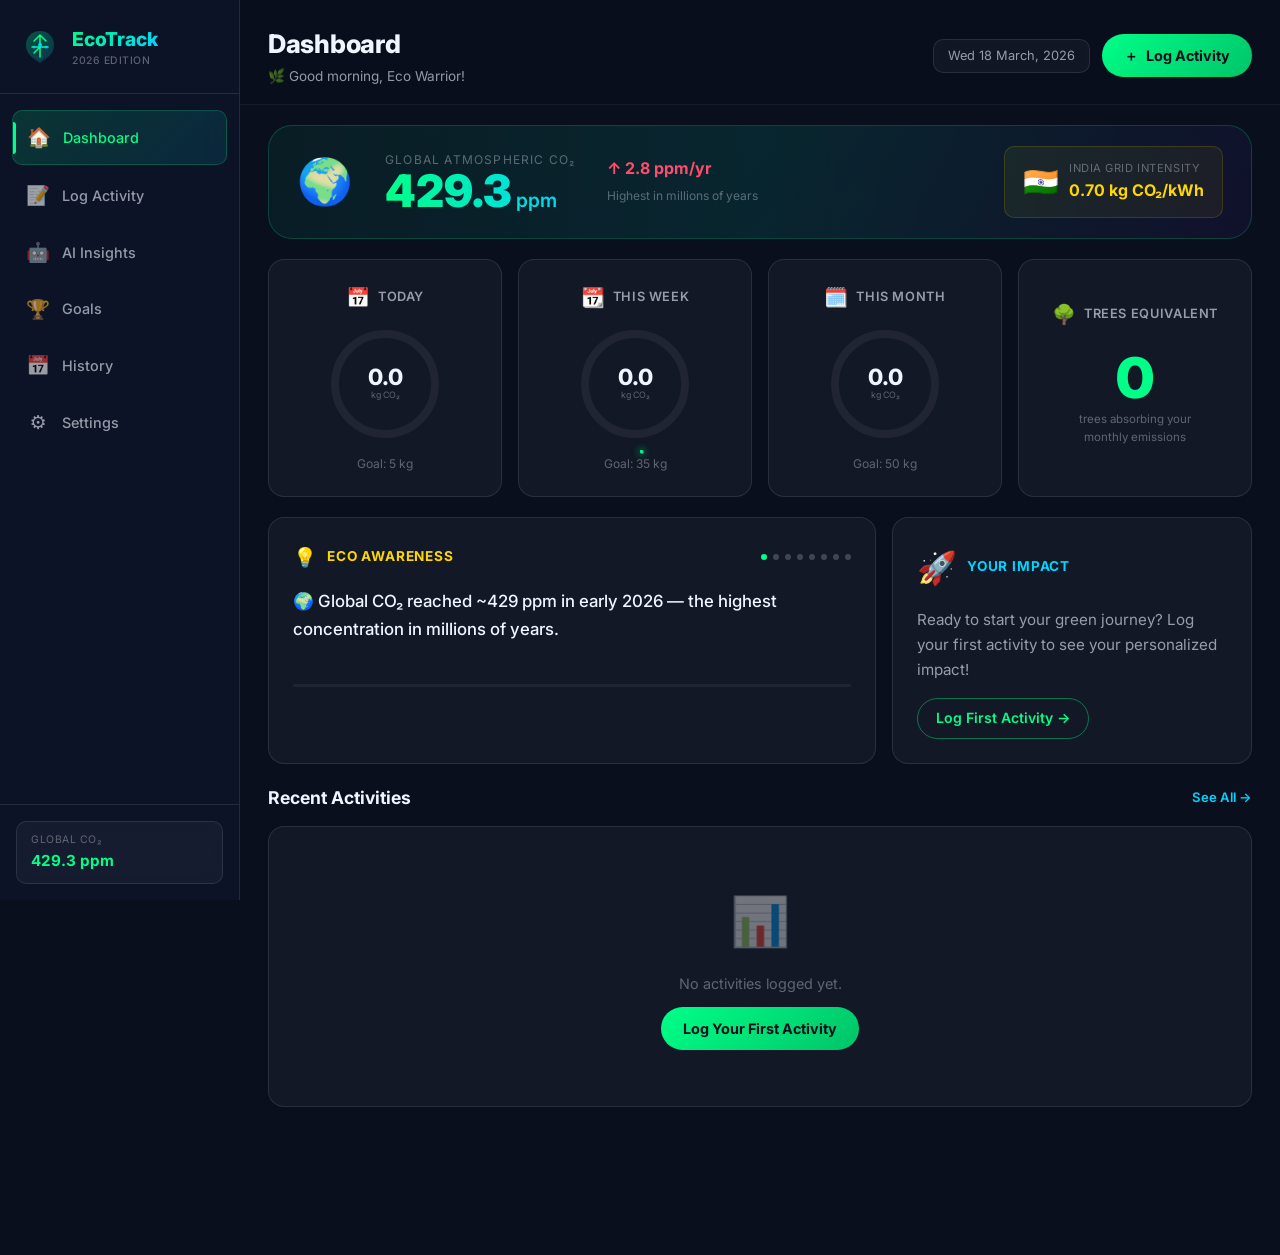
<file: index.html>
<!DOCTYPE html>
<html lang="en">
<head>
  <meta charset="UTF-8" />
  <meta name="viewport" content="width=device-width, initial-scale=1.0" />
  <title>EcoTrack — Carbon Footprint Tracker</title>
  <meta name="description" content="Log daily activities, estimate carbon emissions, and get AI-powered eco tips with EcoTrack." />
  <link rel="preconnect" href="https://fonts.googleapis.com" />
  <link rel="preconnect" href="https://fonts.gstatic.com" crossorigin />
  <link href="https://fonts.googleapis.com/css2?family=Inter:wght@300;400;500;600;700;800;900&display=swap" rel="stylesheet" />
  <link rel="stylesheet" href="css/style.css" />
  <link rel="icon" href="data:image/svg+xml,<svg xmlns='http://www.w3.org/2000/svg' viewBox='0 0 100 100'><text y='.9em' font-size='90'>🌿</text></svg>" />
</head>
<body>
  <div id="particles-container"></div>

  <!-- Sidebar (Desktop) -->
  <nav class="sidebar" id="sidebar">
    <div class="sidebar-logo">
      <div class="logo-icon">
        <svg width="40" height="40" viewBox="0 0 40 40" fill="none" xmlns="http://www.w3.org/2000/svg">
          <path d="M20 4C12 4 6 10 6 18c0 5 2.5 9.5 6.5 12.5L20 36l7.5-5.5C31.5 27.5 34 23 34 18c0-8-6-14-14-14z" fill="url(#leafGrad)" opacity="0.9"/>
          <path d="M20 8v22M14 14l6-6M26 14l-6-6M12 20h16M14 26l6-6" stroke="#00ff88" stroke-width="1.5" stroke-linecap="round"/>
          <circle cx="20" cy="18" r="2" fill="#00d4ff"/>
          <circle cx="14" cy="20" r="1.5" fill="#00d4ff" opacity="0.7"/>
          <circle cx="26" cy="20" r="1.5" fill="#00d4ff" opacity="0.7"/>
          <defs>
            <linearGradient id="leafGrad" x1="6" y1="4" x2="34" y2="36" gradientUnits="userSpaceOnUse">
              <stop offset="0%" stop-color="#00ff88" stop-opacity="0.3"/>
              <stop offset="100%" stop-color="#00d4ff" stop-opacity="0.2"/>
            </linearGradient>
          </defs>
        </svg>
      </div>
      <div class="logo-text">
        <span class="logo-name">EcoTrack</span>
        <span class="logo-tag">2026 Edition</span>
      </div>
    </div>

    <ul class="sidebar-nav">
      <li><a href="index.html" class="nav-item active" id="nav-dashboard">
        <span class="nav-icon">🏠</span><span class="nav-label">Dashboard</span>
      </a></li>
      <li><a href="log.html" class="nav-item" id="nav-log">
        <span class="nav-icon">📝</span><span class="nav-label">Log Activity</span>
      </a></li>
      <li><a href="insights.html" class="nav-item" id="nav-insights">
        <span class="nav-icon">🤖</span><span class="nav-label">AI Insights</span>
      </a></li>
      <li><a href="goals.html" class="nav-item" id="nav-goals">
        <span class="nav-icon">🏆</span><span class="nav-label">Goals</span>
      </a></li>
      <li><a href="history.html" class="nav-item" id="nav-history">
        <span class="nav-icon">📅</span><span class="nav-label">History</span>
      </a></li>
      <li><a href="settings.html" class="nav-item" id="nav-settings">
        <span class="nav-icon">⚙️</span><span class="nav-label">Settings</span>
      </a></li>
    </ul>

    <div class="sidebar-footer">
      <div class="co2-ticker-mini glass-card-sm" id="ticker-mini">
        <div class="ticker-label">Global CO₂</div>
        <div class="ticker-value" id="ticker-mini-val">429.3 ppm</div>
      </div>
    </div>
  </nav>

  <!-- Main Content -->
  <main class="main-content" id="main-content">

    <!-- Header Bar -->
    <header class="page-header">
      <div class="header-left">
        <button class="menu-toggle" id="menu-toggle" aria-label="Menu">&#9776;</button>
        <div>
          <h1 class="page-title">Dashboard</h1>
          <p class="page-subtitle" id="greeting-text">Good morning, Eco Warrior! 🌿</p>
        </div>
      </div>
      <div class="header-right">
        <div class="date-badge glass-card-sm" id="date-badge">
          <span id="date-display">March 18, 2026</span>
        </div>
        <a href="log.html" class="btn-primary pulse-btn" id="quick-log-btn">
          <span>＋</span> Log Activity
        </a>
      </div>
    </header>

    <!-- CO2 Global Ticker Banner -->
    <section class="co2-ticker-banner animate-fade-in">
      <div class="ticker-inner">
        <div class="ticker-globe">🌍</div>
        <div class="ticker-content">
          <div class="ticker-title">Global Atmospheric CO₂</div>
          <div class="ticker-main-val" id="ticker-main-val">429.3<span class="ticker-unit">ppm</span></div>
        </div>
        <div class="ticker-trend">
          <span class="trend-up">↑ 2.8 ppm/yr</span>
          <span class="trend-note">Highest in millions of years</span>
        </div>
        <div class="ticker-india">
          <div class="india-flag">🇮🇳</div>
          <div>
            <div class="india-label">India Grid Intensity</div>
            <div class="india-val">0.70 kg CO₂/kWh</div>
          </div>
        </div>
      </div>
    </section>

    <!-- Stats Row -->
    <section class="stats-row animate-slide-up">
      <div class="stat-card glass-card">
        <div class="stat-header">
          <span class="stat-icon">📅</span>
          <span class="stat-period">Today</span>
        </div>
        <div class="stat-ring-wrap">
          <svg class="ring-svg" viewBox="0 0 120 120" width="120" height="120">
            <circle class="ring-bg" cx="60" cy="60" r="50" />
            <circle class="ring-fill ring-today" cx="60" cy="60" r="50" id="ring-today" stroke="url(#ringGradToday)" />
            <text x="60" y="55" class="ring-val" id="ring-today-val">0.0</text>
            <text x="60" y="72" class="ring-subtext">kg CO₂</text>
            <defs>
              <linearGradient id="ringGradToday" x1="0" y1="0" x2="1" y2="1">
                <stop offset="0%" stop-color="#00ff88"/>
                <stop offset="100%" stop-color="#00d4ff"/>
              </linearGradient>
            </defs>
          </svg>
        </div>
        <div class="stat-goal-info" id="today-goal-info">Goal: <span id="today-goal-display">—</span></div>
      </div>

      <div class="stat-card glass-card">
        <div class="stat-header">
          <span class="stat-icon">📆</span>
          <span class="stat-period">This Week</span>
        </div>
        <div class="stat-ring-wrap">
          <svg class="ring-svg" viewBox="0 0 120 120" width="120" height="120">
            <circle class="ring-bg" cx="60" cy="60" r="50" />
            <circle class="ring-fill ring-week" cx="60" cy="60" r="50" id="ring-week" stroke="url(#ringGradWeek)" />
            <text x="60" y="55" class="ring-val" id="ring-week-val">0.0</text>
            <text x="60" y="72" class="ring-subtext">kg CO₂</text>
            <defs>
              <linearGradient id="ringGradWeek" x1="0" y1="0" x2="1" y2="1">
                <stop offset="0%" stop-color="#ffd700"/>
                <stop offset="100%" stop-color="#ff9500"/>
              </linearGradient>
            </defs>
          </svg>
        </div>
        <div class="stat-goal-info" id="week-goal-info">Goal: <span id="week-goal-display">—</span></div>
      </div>

      <div class="stat-card glass-card">
        <div class="stat-header">
          <span class="stat-icon">🗓️</span>
          <span class="stat-period">This Month</span>
        </div>
        <div class="stat-ring-wrap">
          <svg class="ring-svg" viewBox="0 0 120 120" width="120" height="120">
            <circle class="ring-bg" cx="60" cy="60" r="50" />
            <circle class="ring-fill ring-month" cx="60" cy="60" r="50" id="ring-month" stroke="url(#ringGradMonth)" />
            <text x="60" y="55" class="ring-val" id="ring-month-val">0.0</text>
            <text x="60" y="72" class="ring-subtext">kg CO₂</text>
            <defs>
              <linearGradient id="ringGradMonth" x1="0" y1="0" x2="1" y2="1">
                <stop offset="0%" stop-color="#00d4ff"/>
                <stop offset="100%" stop-color="#7b2fff"/>
              </linearGradient>
            </defs>
          </svg>
        </div>
        <div class="stat-goal-info" id="month-goal-info">Goal: <span id="month-goal-display">—</span></div>
      </div>

      <!-- Equivalent Trees Card -->
      <div class="stat-card glass-card trees-card">
        <div class="stat-header">
          <span class="stat-icon">🌳</span>
          <span class="stat-period">Trees Equivalent</span>
        </div>
        <div class="trees-big" id="trees-num">0</div>
        <div class="trees-sub">trees absorbing your monthly emissions</div>
        <div class="trees-row" id="trees-row"><!-- tree emojis dynamically inserted --></div>
      </div>
    </section>

    <!-- Motivational Banner + Awareness -->
    <section class="mid-row animate-slide-up">
      <!-- Awareness Rotating Banner -->
      <div class="awareness-card glass-card">
        <div class="awareness-header">
          <span class="awareness-icon">💡</span>
          <span class="awareness-title">Eco Awareness</span>
          <div class="awareness-dots" id="awareness-dots"></div>
        </div>
        <div class="awareness-content" id="awareness-content">
          <p class="awareness-fact" id="awareness-text">Loading...</p>
        </div>
        <div class="awareness-progress">
          <div class="awareness-bar" id="awareness-bar"></div>
        </div>
      </div>

      <!-- Motivational Card -->
      <div class="motivational-card glass-card" id="motivational-card">
        <div class="motive-header">
          <span class="motive-icon" id="motive-icon">🌟</span>
          <span class="motive-title">Your Impact</span>
        </div>
        <div class="motive-body" id="motive-body">
          <p>Start logging your activities to see your personalized impact score!</p>
        </div>
        <div class="motive-cta">
          <a href="log.html" class="btn-secondary">Log First Activity →</a>
        </div>
      </div>
    </section>

    <!-- Recent Activities -->
    <section class="recent-section animate-slide-up">
      <div class="section-header">
        <h2 class="section-title">Recent Activities</h2>
        <a href="history.html" class="see-all">See All →</a>
      </div>
      <div class="recent-list glass-card" id="recent-list">
        <div class="empty-state">
          <div class="empty-icon">📊</div>
          <p>No activities logged yet.</p>
          <a href="log.html" class="btn-primary">Log Your First Activity</a>
        </div>
      </div>
    </section>

    <!-- Category Breakdown -->
    <section class="breakdown-section animate-slide-up" id="breakdown-section" style="display:none">
      <div class="section-header">
        <h2 class="section-title">This Month's Breakdown</h2>
      </div>
      <div class="breakdown-grid" id="breakdown-grid"></div>
    </section>

  </main>

  <!-- Bottom Nav (Mobile) -->
  <nav class="bottom-nav" id="bottom-nav">
    <a href="index.html" class="bottom-item active">
      <span class="bottom-icon">🏠</span><span class="bottom-label">Home</span>
    </a>
    <a href="log.html" class="bottom-item">
      <span class="bottom-icon">📝</span><span class="bottom-label">Log</span>
    </a>
    <a href="insights.html" class="bottom-item">
      <span class="bottom-icon">🤖</span><span class="bottom-label">AI</span>
    </a>
    <a href="goals.html" class="bottom-item">
      <span class="bottom-icon">🏆</span><span class="bottom-label">Goals</span>
    </a>
    <a href="history.html" class="bottom-item">
      <span class="bottom-icon">📅</span><span class="bottom-label">History</span>
    </a>
  </nav>

  <!-- Mobile FAB -->
  <a href="log.html" class="fab" id="fab" aria-label="Log Activity">
    <span>＋</span>
  </a>

  <!-- Scripts -->
  <script src="js/app.js"></script>
  <script src="js/particles.js"></script>
  <script src="js/dashboard.js"></script>
</body>
</html>
</file>
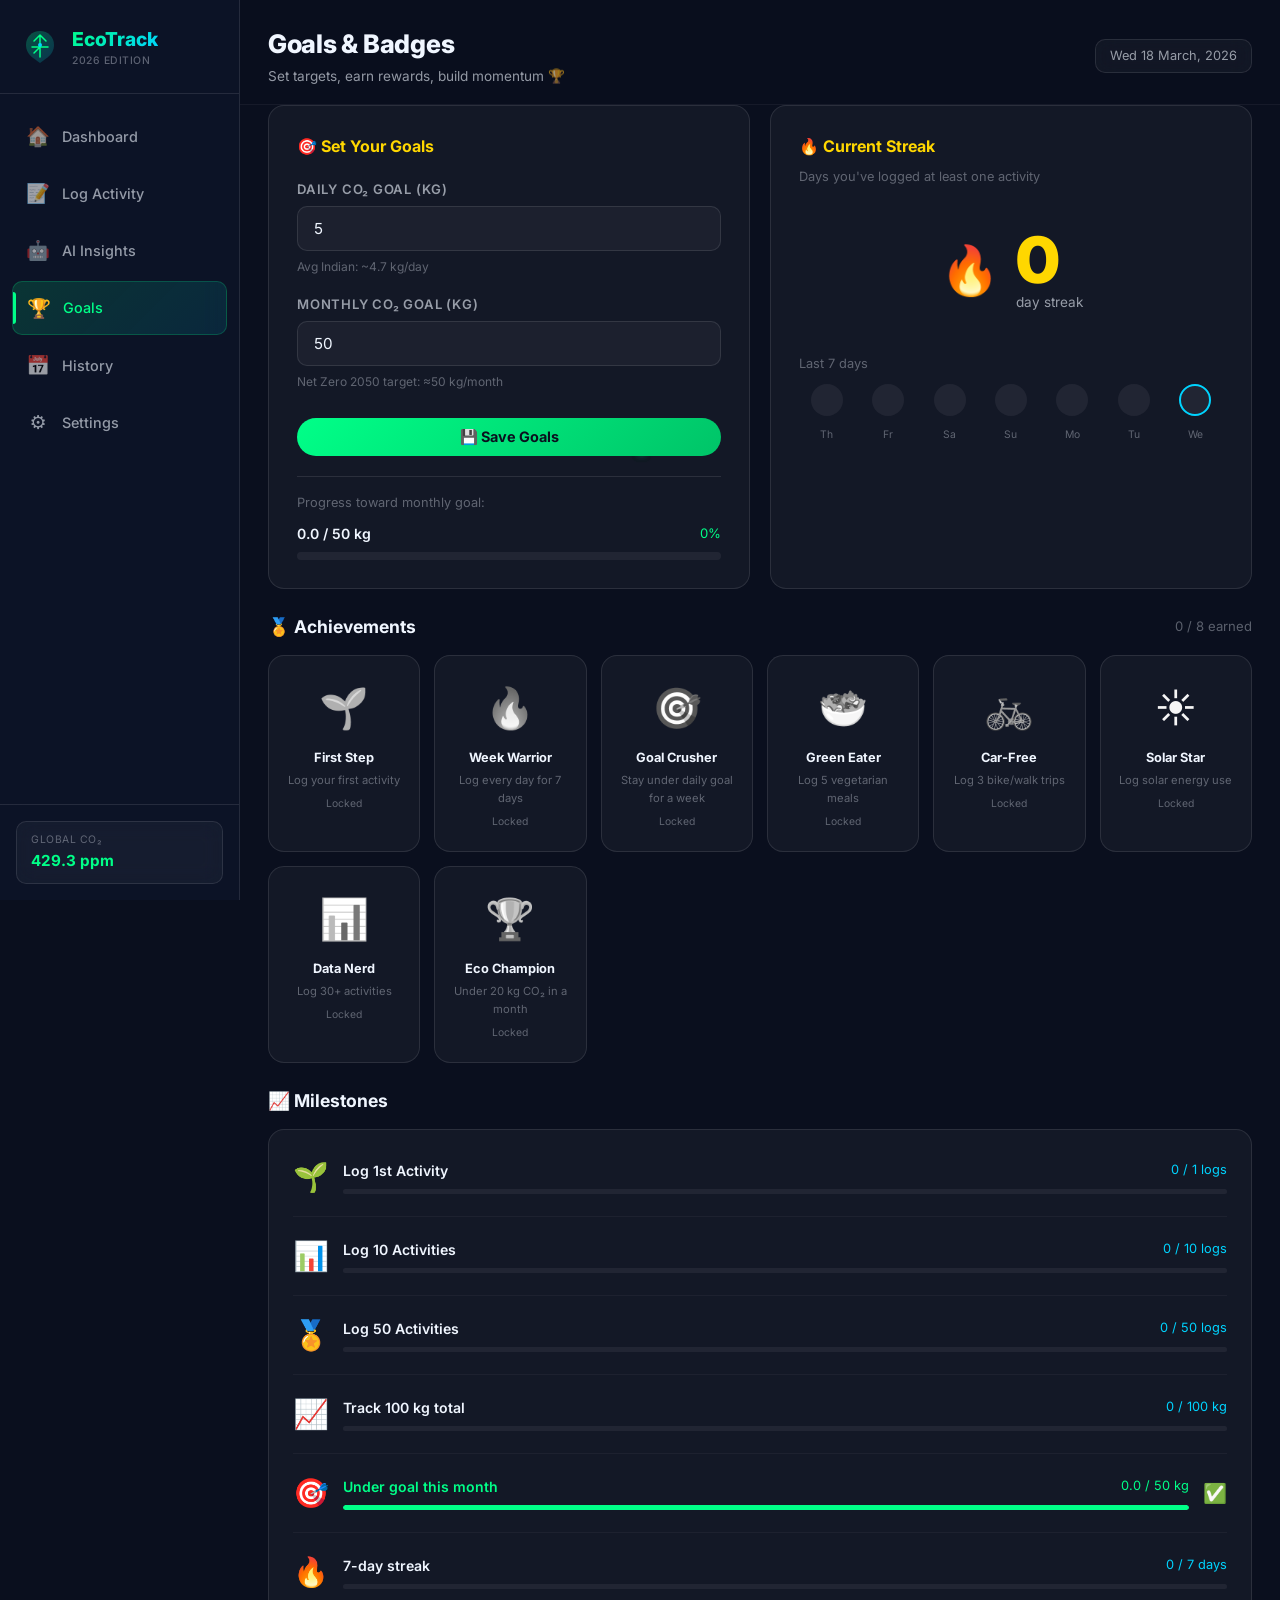
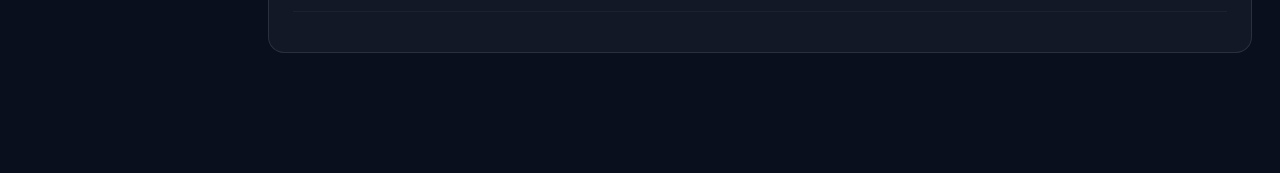
<file: goals.html>
<!DOCTYPE html>
<html lang="en">
<head>
  <meta charset="UTF-8" /><meta name="viewport" content="width=device-width, initial-scale=1.0" />
  <title>Goals & Gamification — EcoTrack</title>
  <meta name="description" content="Set carbon footprint goals, earn badges, and track your streak." />
  <link rel="preconnect" href="https://fonts.googleapis.com" />
  <link rel="preconnect" href="https://fonts.gstatic.com" crossorigin />
  <link href="https://fonts.googleapis.com/css2?family=Inter:wght@300;400;500;600;700;800;900&display=swap" rel="stylesheet" />
  <link rel="stylesheet" href="css/style.css" />
  <link rel="icon" href="data:image/svg+xml,<svg xmlns='http://www.w3.org/2000/svg' viewBox='0 0 100 100'><text y='.9em' font-size='90'>🌿</text></svg>" />
</head>
<body>
  <div id="particles-container"></div>
  <nav class="sidebar" id="sidebar">
    <div class="sidebar-logo">
      <div class="logo-icon"><svg width="40" height="40" viewBox="0 0 40 40" fill="none"><path d="M20 4C12 4 6 10 6 18c0 5 2.5 9.5 6.5 12.5L20 36l7.5-5.5C31.5 27.5 34 23 34 18c0-8-6-14-14-14z" fill="url(#lg4)" opacity="0.9"/><path d="M20 8v22M14 14l6-6M26 14l-6-6M12 20h16M14 26l6-6" stroke="#00ff88" stroke-width="1.5" stroke-linecap="round"/><circle cx="20" cy="18" r="2" fill="#00d4ff"/><defs><linearGradient id="lg4" x1="6" y1="4" x2="34" y2="36" gradientUnits="userSpaceOnUse"><stop offset="0%" stop-color="#00ff88" stop-opacity="0.3"/><stop offset="100%" stop-color="#00d4ff" stop-opacity="0.2"/></linearGradient></defs></svg></div>
      <div class="logo-text"><span class="logo-name">EcoTrack</span><span class="logo-tag">2026 Edition</span></div>
    </div>
    <ul class="sidebar-nav">
      <li><a href="index.html" class="nav-item"><span class="nav-icon">🏠</span><span class="nav-label">Dashboard</span></a></li>
      <li><a href="log.html" class="nav-item"><span class="nav-icon">📝</span><span class="nav-label">Log Activity</span></a></li>
      <li><a href="insights.html" class="nav-item"><span class="nav-icon">🤖</span><span class="nav-label">AI Insights</span></a></li>
      <li><a href="goals.html" class="nav-item active"><span class="nav-icon">🏆</span><span class="nav-label">Goals</span></a></li>
      <li><a href="history.html" class="nav-item"><span class="nav-icon">📅</span><span class="nav-label">History</span></a></li>
      <li><a href="settings.html" class="nav-item"><span class="nav-icon">⚙️</span><span class="nav-label">Settings</span></a></li>
    </ul>
    <div class="sidebar-footer"><div class="co2-ticker-mini glass-card-sm"><div class="ticker-label">Global CO₂</div><div class="ticker-value" id="ticker-mini-val">429.3 ppm</div></div></div>
  </nav>

  <main class="main-content">
    <header class="page-header">
      <div class="header-left">
        <button class="menu-toggle" id="menu-toggle">&#9776;</button>
        <div><h1 class="page-title">Goals & Badges</h1><p class="page-subtitle">Set targets, earn rewards, build momentum 🏆</p></div>
      </div>
      <div class="header-right"><div class="date-badge glass-card-sm"><span id="date-display"></span></div></div>
    </header>

    <div class="goals-grid animate-fade-in">
      <!-- Goal Setter -->
      <div class="glass-card" style="padding:28px;">
        <h2 style="font-size:1rem;font-weight:700;margin-bottom:20px;color:var(--gold);">🎯 Set Your Goals</h2>
        <div class="form-group">
          <label class="form-label">Daily CO₂ Goal (kg)</label>
          <input type="number" class="form-input" id="goal-daily" min="1" max="100" step="0.5" value="5" />
          <small style="color:var(--text-muted);font-size:0.75rem;">Avg Indian: ~4.7 kg/day</small>
        </div>
        <div class="form-group">
          <label class="form-label">Monthly CO₂ Goal (kg)</label>
          <input type="number" class="form-input" id="goal-monthly" min="10" max="3000" step="5" value="50" />
          <small style="color:var(--text-muted);font-size:0.75rem;">Net Zero 2050 target: ≈50 kg/month</small>
        </div>
        <button class="btn-primary" onclick="saveGoals()" style="width:100%;justify-content:center;margin-top:8px;">
          💾 Save Goals
        </button>
        <div style="margin-top:20px; padding-top:16px; border-top:1px solid var(--border-glass);">
          <div style="font-size:0.8rem;color:var(--text-muted);margin-bottom:10px;">Progress toward monthly goal:</div>
          <div style="display:flex;justify-content:space-between;margin-bottom:6px;">
            <span style="font-size:0.88rem;font-weight:600;" id="goal-progress-label">0 / 0 kg</span>
            <span style="font-size:0.82rem;color:var(--neon-green);" id="goal-progress-pct">0%</span>
          </div>
          <div style="height:8px;background:rgba(255,255,255,0.06);border-radius:4px;overflow:hidden;">
            <div id="goal-progress-bar" style="height:100%;border-radius:4px;background:linear-gradient(90deg,var(--neon-green),var(--teal));width:0%;transition:width 1s ease;"></div>
          </div>
        </div>
      </div>

      <!-- Streak Card -->
      <div class="glass-card" style="padding:28px;">
        <h2 style="font-size:1rem;font-weight:700;margin-bottom:8px;color:var(--gold);">🔥 Current Streak</h2>
        <p style="font-size:0.8rem;color:var(--text-muted);margin-bottom:16px;">Days you've logged at least one activity</p>
        <div class="streak-display">
          <div class="streak-fire">🔥</div>
          <div>
            <div class="streak-num" id="streak-num">0</div>
            <div class="streak-label">day streak</div>
          </div>
        </div>
        <div style="margin-top:16px;">
          <div style="font-size:0.8rem;color:var(--text-muted);margin-bottom:10px;">Last 7 days</div>
          <div style="display:flex;gap:6px;" id="streak-week"></div>
        </div>
      </div>
    </div>

    <!-- Badges -->
    <section class="animate-slide-up" style="margin-top:24px;">
      <div class="section-header">
        <h2 class="section-title">🏅 Achievements</h2>
        <span style="font-size:0.82rem;color:var(--text-muted);" id="badge-count">0 / 8 earned</span>
      </div>
      <div class="badges-grid" id="badges-grid"></div>
    </section>

    <!-- Milestone Progress -->
    <section class="animate-slide-up" style="margin-top:24px;">
      <div class="section-header"><h2 class="section-title">📈 Milestones</h2></div>
      <div class="glass-card" style="padding:24px;" id="milestones-list"></div>
    </section>
  </main>

  <nav class="bottom-nav" id="bottom-nav">
    <a href="index.html" class="bottom-item"><span class="bottom-icon">🏠</span><span class="bottom-label">Home</span></a>
    <a href="log.html" class="bottom-item"><span class="bottom-icon">📝</span><span class="bottom-label">Log</span></a>
    <a href="insights.html" class="bottom-item"><span class="bottom-icon">🤖</span><span class="bottom-label">AI</span></a>
    <a href="goals.html" class="bottom-item active"><span class="bottom-icon">🏆</span><span class="bottom-label">Goals</span></a>
    <a href="history.html" class="bottom-item"><span class="bottom-icon">📅</span><span class="bottom-label">History</span></a>
  </nav>
  <a href="log.html" class="fab">＋</a>

  <script src="js/app.js"></script>
  <script src="js/particles.js"></script>
  <script src="js/goals.js"></script>
</body>
</html>
</file>
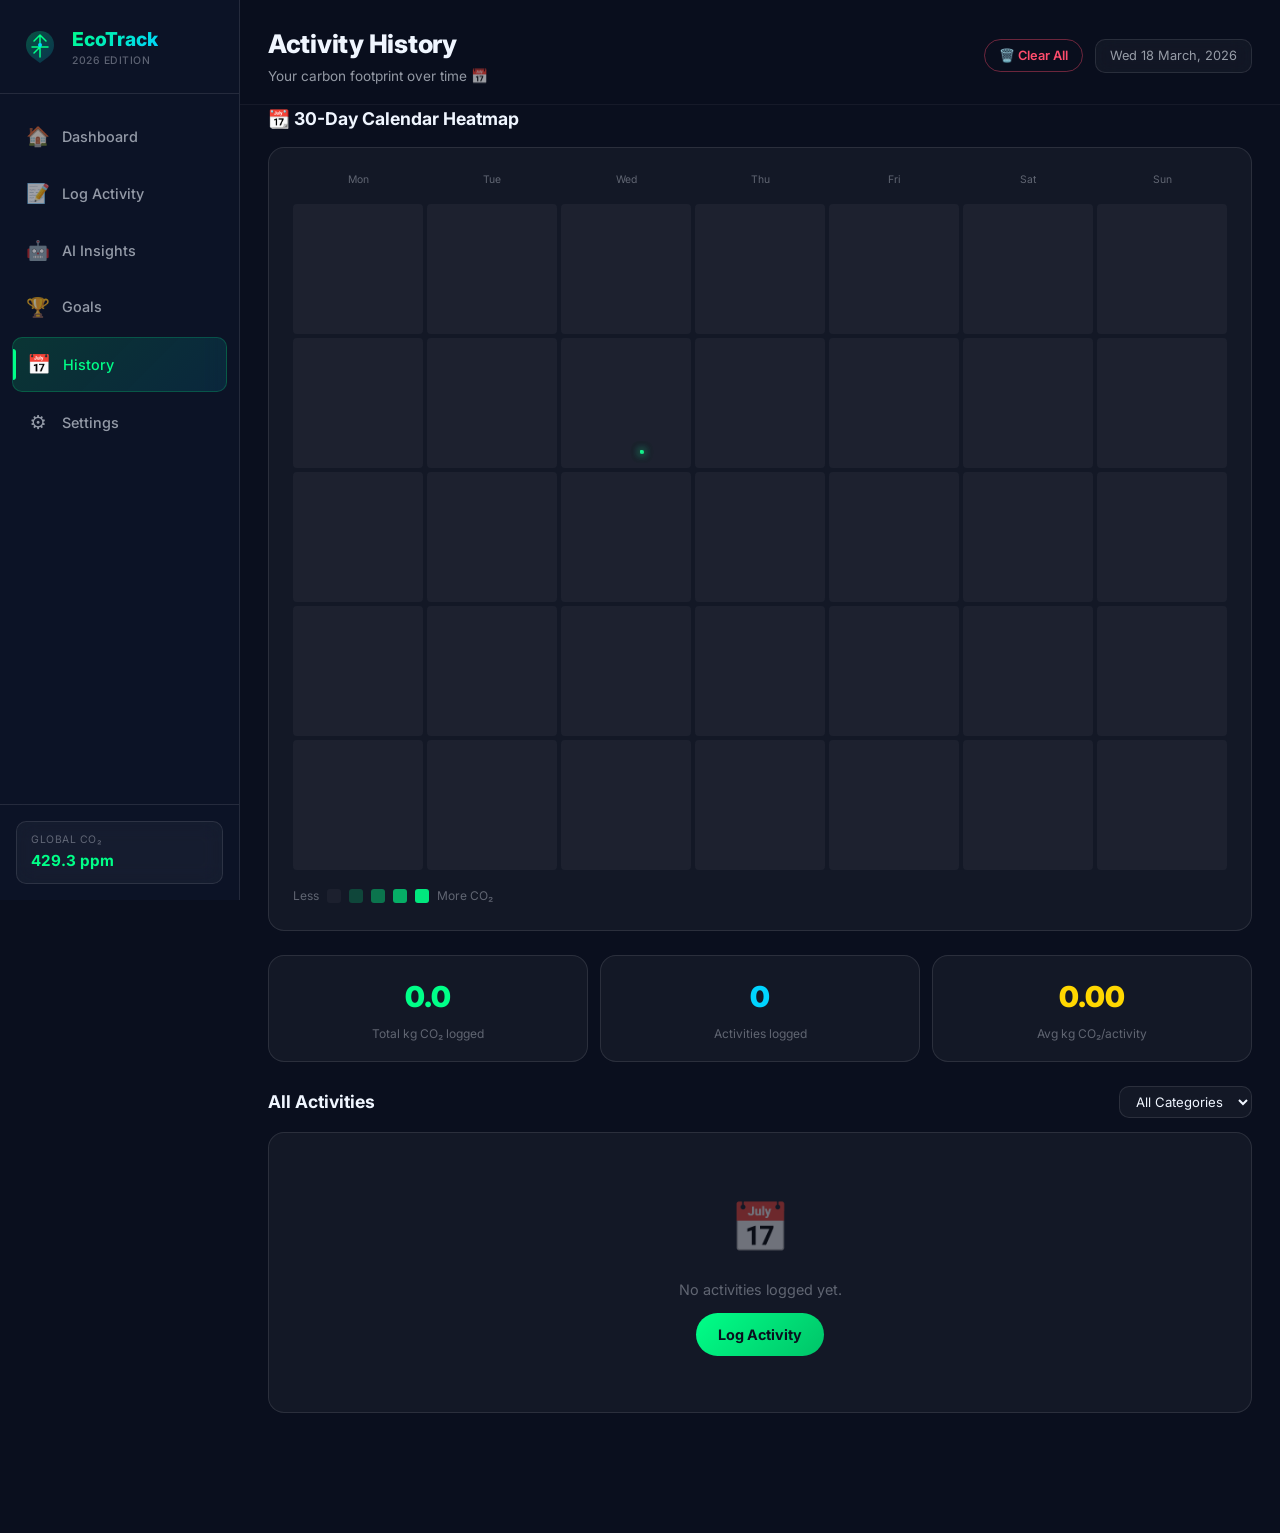
<file: history.html>
<!DOCTYPE html>
<html lang="en">
<head>
  <meta charset="UTF-8" /><meta name="viewport" content="width=device-width, initial-scale=1.0" />
  <title>History — EcoTrack</title>
  <meta name="description" content="Review your carbon footprint history with calendar heatmap and activity log." />
  <link rel="preconnect" href="https://fonts.googleapis.com" />
  <link rel="preconnect" href="https://fonts.gstatic.com" crossorigin />
  <link href="https://fonts.googleapis.com/css2?family=Inter:wght@300;400;500;600;700;800;900&display=swap" rel="stylesheet" />
  <link rel="stylesheet" href="css/style.css" />
  <link rel="icon" href="data:image/svg+xml,<svg xmlns='http://www.w3.org/2000/svg' viewBox='0 0 100 100'><text y='.9em' font-size='90'>🌿</text></svg>" />
</head>
<body>
  <div id="particles-container"></div>
  <nav class="sidebar" id="sidebar">
    <div class="sidebar-logo">
      <div class="logo-icon"><svg width="40" height="40" viewBox="0 0 40 40" fill="none"><path d="M20 4C12 4 6 10 6 18c0 5 2.5 9.5 6.5 12.5L20 36l7.5-5.5C31.5 27.5 34 23 34 18c0-8-6-14-14-14z" fill="url(#lg5)" opacity="0.9"/><path d="M20 8v22M14 14l6-6M26 14l-6-6M12 20h16M14 26l6-6" stroke="#00ff88" stroke-width="1.5" stroke-linecap="round"/><circle cx="20" cy="18" r="2" fill="#00d4ff"/><defs><linearGradient id="lg5" x1="6" y1="4" x2="34" y2="36" gradientUnits="userSpaceOnUse"><stop offset="0%" stop-color="#00ff88" stop-opacity="0.3"/><stop offset="100%" stop-color="#00d4ff" stop-opacity="0.2"/></linearGradient></defs></svg></div>
      <div class="logo-text"><span class="logo-name">EcoTrack</span><span class="logo-tag">2026 Edition</span></div>
    </div>
    <ul class="sidebar-nav">
      <li><a href="index.html" class="nav-item"><span class="nav-icon">🏠</span><span class="nav-label">Dashboard</span></a></li>
      <li><a href="log.html" class="nav-item"><span class="nav-icon">📝</span><span class="nav-label">Log Activity</span></a></li>
      <li><a href="insights.html" class="nav-item"><span class="nav-icon">🤖</span><span class="nav-label">AI Insights</span></a></li>
      <li><a href="goals.html" class="nav-item"><span class="nav-icon">🏆</span><span class="nav-label">Goals</span></a></li>
      <li><a href="history.html" class="nav-item active"><span class="nav-icon">📅</span><span class="nav-label">History</span></a></li>
      <li><a href="settings.html" class="nav-item"><span class="nav-icon">⚙️</span><span class="nav-label">Settings</span></a></li>
    </ul>
    <div class="sidebar-footer"><div class="co2-ticker-mini glass-card-sm"><div class="ticker-label">Global CO₂</div><div class="ticker-value" id="ticker-mini-val">429.3 ppm</div></div></div>
  </nav>

  <main class="main-content">
    <header class="page-header">
      <div class="header-left">
        <button class="menu-toggle" id="menu-toggle">&#9776;</button>
        <div><h1 class="page-title">Activity History</h1><p class="page-subtitle">Your carbon footprint over time 📅</p></div>
      </div>
      <div class="header-right">
        <button class="btn-danger" onclick="clearAllLogs()" style="font-size:0.8rem;padding:8px 14px;">🗑️ Clear All</button>
        <div class="date-badge glass-card-sm"><span id="date-display"></span></div>
      </div>
    </header>

    <!-- Heatmap -->
    <section class="animate-fade-in" style="margin-bottom:24px;">
      <div class="section-header"><h2 class="section-title">📆 30-Day Calendar Heatmap</h2></div>
      <div class="glass-card" style="padding:24px;">
        <div class="heatmap-day-labels" id="heatmap-header"></div>
        <div class="heatmap-grid" id="heatmap-grid"></div>
        <div style="display:flex;align-items:center;gap:8px;margin-top:12px;font-size:0.75rem;color:var(--text-muted);">
          <span>Less</span>
          <div class="heatmap-cell h0" style="width:14px;height:14px;border-radius:3px;position:static;"></div>
          <div class="heatmap-cell h1" style="width:14px;height:14px;border-radius:3px;position:static;"></div>
          <div class="heatmap-cell h2" style="width:14px;height:14px;border-radius:3px;position:static;"></div>
          <div class="heatmap-cell h3" style="width:14px;height:14px;border-radius:3px;position:static;"></div>
          <div class="heatmap-cell h4" style="width:14px;height:14px;border-radius:3px;position:static;"></div>
          <span>More CO₂</span>
        </div>
      </div>
    </section>

    <!-- Stats Row -->
    <section class="animate-slide-up" style="margin-bottom:24px;">
      <div style="display:grid;grid-template-columns:repeat(3,1fr);gap:12px;" id="history-stats">
        <div class="glass-card" style="padding:18px;text-align:center;">
          <div style="font-size:1.8rem;font-weight:900;color:var(--neon-green)" id="hist-total">0</div>
          <div style="font-size:0.75rem;color:var(--text-muted);margin-top:4px;">Total kg CO₂ logged</div>
        </div>
        <div class="glass-card" style="padding:18px;text-align:center;">
          <div style="font-size:1.8rem;font-weight:900;color:var(--teal)" id="hist-count">0</div>
          <div style="font-size:0.75rem;color:var(--text-muted);margin-top:4px;">Activities logged</div>
        </div>
        <div class="glass-card" style="padding:18px;text-align:center;">
          <div style="font-size:1.8rem;font-weight:900;color:var(--gold)" id="hist-avg">0</div>
          <div style="font-size:0.75rem;color:var(--text-muted);margin-top:4px;">Avg kg CO₂/activity</div>
        </div>
      </div>
    </section>

    <!-- Filter & Activity List -->
    <section class="animate-slide-up">
      <div class="section-header">
        <h2 class="section-title">All Activities</h2>
        <select class="form-select" id="filter-cat" onchange="renderHistory()" style="width:auto;padding:6px 12px;font-size:0.82rem;">
          <option value="">All Categories</option>
          <option value="transport">🚗 Transport</option>
          <option value="food">🍽️ Food</option>
          <option value="energy">⚡ Energy</option>
          <option value="shopping">🛍️ Shopping</option>
          <option value="water">💧 Water</option>
          <option value="custom">🏭 Custom</option>
        </select>
      </div>
      <div class="recent-list glass-card" id="history-list"></div>
    </section>
  </main>

  <nav class="bottom-nav" id="bottom-nav">
    <a href="index.html" class="bottom-item"><span class="bottom-icon">🏠</span><span class="bottom-label">Home</span></a>
    <a href="log.html" class="bottom-item"><span class="bottom-icon">📝</span><span class="bottom-label">Log</span></a>
    <a href="insights.html" class="bottom-item"><span class="bottom-icon">🤖</span><span class="bottom-label">AI</span></a>
    <a href="goals.html" class="bottom-item"><span class="bottom-icon">🏆</span><span class="bottom-label">Goals</span></a>
    <a href="history.html" class="bottom-item active"><span class="bottom-icon">📅</span><span class="bottom-label">History</span></a>
  </nav>
  <a href="log.html" class="fab">＋</a>

  <script src="js/app.js"></script>
  <script src="js/particles.js"></script>
  <script src="js/history.js"></script>
</body>
</html>
</file>
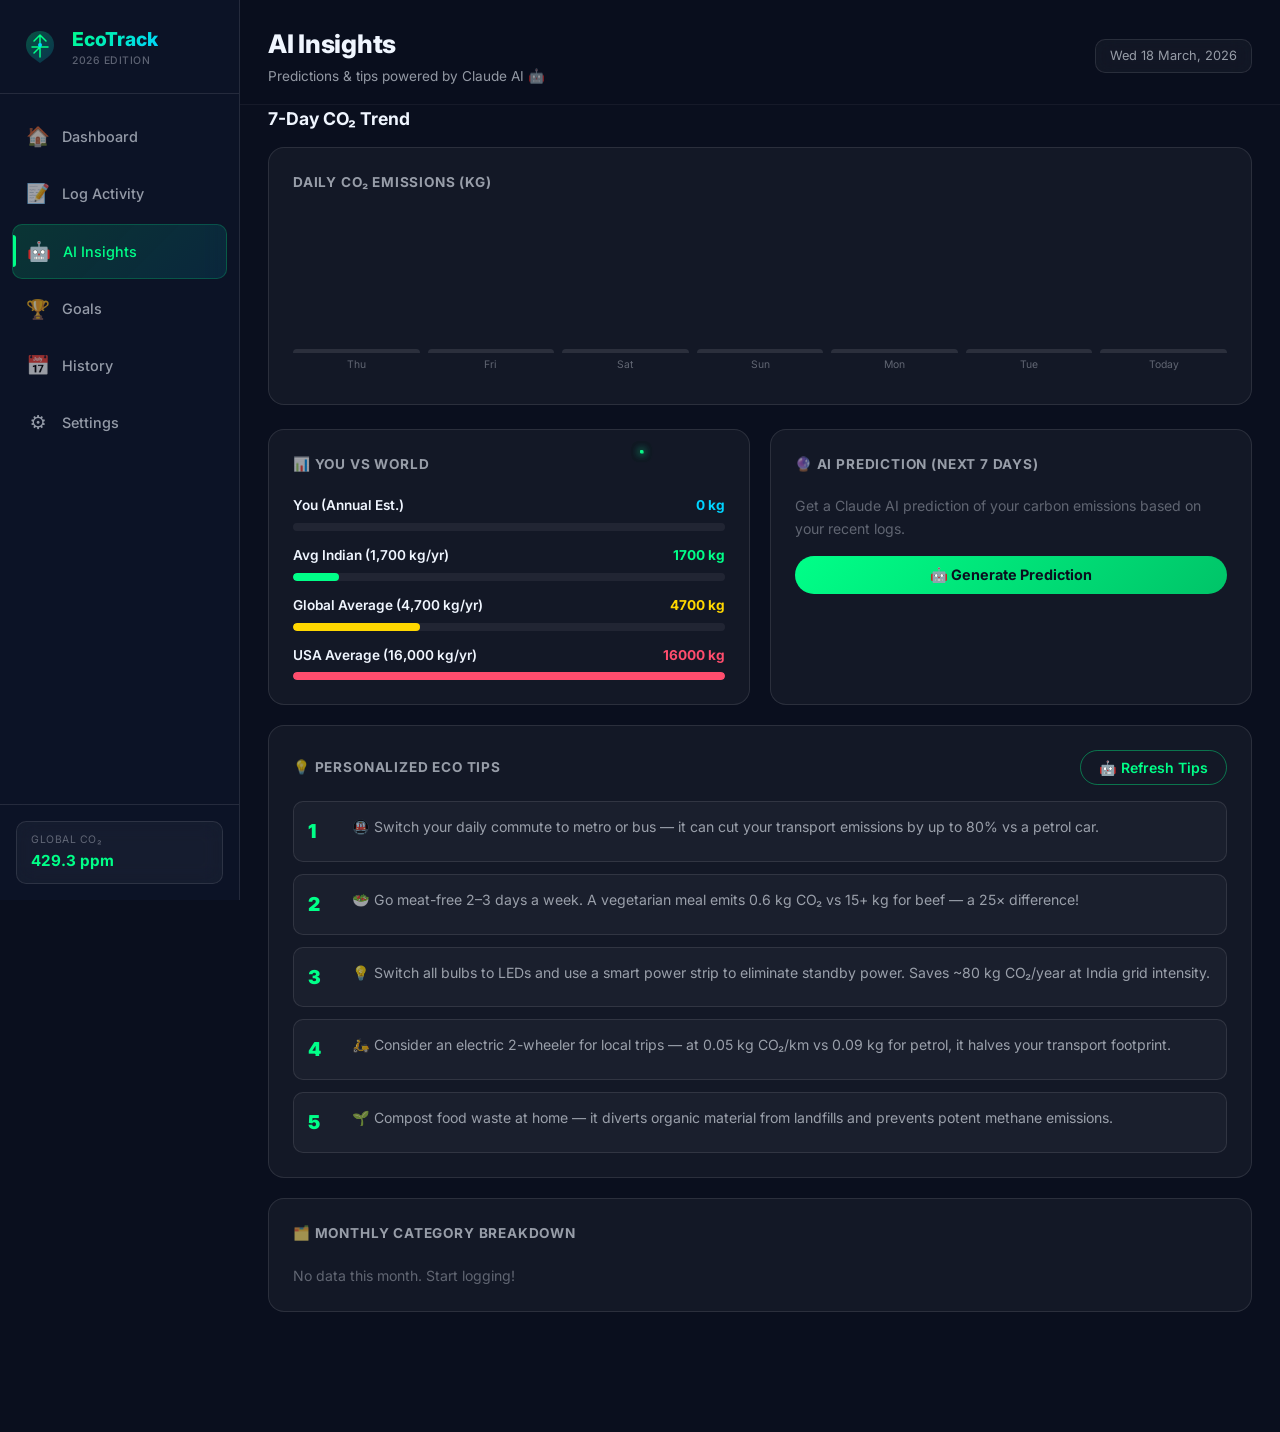
<file: insights.html>
<!DOCTYPE html>
<html lang="en">
<head>
  <meta charset="UTF-8" /><meta name="viewport" content="width=device-width, initial-scale=1.0" />
  <title>AI Insights — EcoTrack</title>
  <meta name="description" content="AI-powered carbon footprint predictions and eco tips." />
  <link rel="preconnect" href="https://fonts.googleapis.com" />
  <link rel="preconnect" href="https://fonts.gstatic.com" crossorigin />
  <link href="https://fonts.googleapis.com/css2?family=Inter:wght@300;400;500;600;700;800;900&display=swap" rel="stylesheet" />
  <link rel="stylesheet" href="css/style.css" />
  <link rel="icon" href="data:image/svg+xml,<svg xmlns='http://www.w3.org/2000/svg' viewBox='0 0 100 100'><text y='.9em' font-size='90'>🌿</text></svg>" />
</head>
<body>
  <div id="particles-container"></div>
  <nav class="sidebar" id="sidebar">
    <div class="sidebar-logo">
      <div class="logo-icon"><svg width="40" height="40" viewBox="0 0 40 40" fill="none"><path d="M20 4C12 4 6 10 6 18c0 5 2.5 9.5 6.5 12.5L20 36l7.5-5.5C31.5 27.5 34 23 34 18c0-8-6-14-14-14z" fill="url(#lg3)" opacity="0.9"/><path d="M20 8v22M14 14l6-6M26 14l-6-6M12 20h16M14 26l6-6" stroke="#00ff88" stroke-width="1.5" stroke-linecap="round"/><circle cx="20" cy="18" r="2" fill="#00d4ff"/><defs><linearGradient id="lg3" x1="6" y1="4" x2="34" y2="36" gradientUnits="userSpaceOnUse"><stop offset="0%" stop-color="#00ff88" stop-opacity="0.3"/><stop offset="100%" stop-color="#00d4ff" stop-opacity="0.2"/></linearGradient></defs></svg></div>
      <div class="logo-text"><span class="logo-name">EcoTrack</span><span class="logo-tag">2026 Edition</span></div>
    </div>
    <ul class="sidebar-nav">
      <li><a href="index.html" class="nav-item"><span class="nav-icon">🏠</span><span class="nav-label">Dashboard</span></a></li>
      <li><a href="log.html" class="nav-item"><span class="nav-icon">📝</span><span class="nav-label">Log Activity</span></a></li>
      <li><a href="insights.html" class="nav-item active"><span class="nav-icon">🤖</span><span class="nav-label">AI Insights</span></a></li>
      <li><a href="goals.html" class="nav-item"><span class="nav-icon">🏆</span><span class="nav-label">Goals</span></a></li>
      <li><a href="history.html" class="nav-item"><span class="nav-icon">📅</span><span class="nav-label">History</span></a></li>
      <li><a href="settings.html" class="nav-item"><span class="nav-icon">⚙️</span><span class="nav-label">Settings</span></a></li>
    </ul>
    <div class="sidebar-footer"><div class="co2-ticker-mini glass-card-sm"><div class="ticker-label">Global CO₂</div><div class="ticker-value" id="ticker-mini-val">429.3 ppm</div></div></div>
  </nav>

  <main class="main-content">
    <header class="page-header">
      <div class="header-left">
        <button class="menu-toggle" id="menu-toggle">&#9776;</button>
        <div><h1 class="page-title">AI Insights</h1><p class="page-subtitle">Predictions & tips powered by Claude AI 🤖</p></div>
      </div>
      <div class="header-right">
        <div class="date-badge glass-card-sm"><span id="date-display"></span></div>
      </div>
    </header>

    <!-- Weekly Trend Chart -->
    <section class="animate-fade-in" style="margin-bottom: 24px;">
      <div class="section-header"><h2 class="section-title">7-Day CO₂ Trend</h2></div>
      <div class="glass-card chart-wrap">
        <div class="chart-title">Daily CO₂ emissions (kg)</div>
        <div class="bar-chart" id="trend-chart"></div>
        <div style="display:flex; gap: 8px; margin-top: 6px;" id="trend-days"></div>
      </div>
    </section>

    <div class="insights-grid animate-slide-up">
      <!-- CO2 Comparison -->
      <div class="glass-card chart-wrap">
        <div class="chart-title">📊 You vs World</div>
        <div class="comparison-row" id="comparison-row">
          <!-- injected by JS -->
        </div>
      </div>

      <!-- AI Prediction -->
      <div class="glass-card chart-wrap" id="prediction-card">
        <div class="chart-title">🔮 AI Prediction (Next 7 Days)</div>
        <div id="prediction-content">
          <p style="color: var(--text-muted); font-size: 0.88rem; margin-bottom: 16px;">
            Get a Claude AI prediction of your carbon emissions based on your recent logs.
          </p>
          <button class="btn-primary" onclick="getAIPrediction()" id="predict-btn" style="width:100%; justify-content:center;">
            🤖 Generate Prediction
          </button>
        </div>
      </div>

      <!-- AI Tips (full width) -->
      <div class="glass-card chart-wrap insights-full" id="tips-card">
        <div style="display: flex; align-items: center; justify-content: space-between; margin-bottom: 16px;">
          <div class="chart-title" style="margin-bottom:0;">💡 Personalized Eco Tips</div>
          <button class="btn-secondary" onclick="getAITips()" id="tips-btn">🤖 Refresh Tips</button>
        </div>
        <div class="ai-tips-list" id="tips-list">
          <!-- Default tips -->
        </div>
      </div>

      <!-- Category Heatmap -->
      <div class="glass-card chart-wrap insights-full">
        <div class="chart-title">🗂️ Monthly Category Breakdown</div>
        <div class="breakdown-grid" id="monthly-breakdown"></div>
      </div>
    </div>
  </main>

  <nav class="bottom-nav" id="bottom-nav">
    <a href="index.html" class="bottom-item"><span class="bottom-icon">🏠</span><span class="bottom-label">Home</span></a>
    <a href="log.html" class="bottom-item"><span class="bottom-icon">📝</span><span class="bottom-label">Log</span></a>
    <a href="insights.html" class="bottom-item active"><span class="bottom-icon">🤖</span><span class="bottom-label">AI</span></a>
    <a href="goals.html" class="bottom-item"><span class="bottom-icon">🏆</span><span class="bottom-label">Goals</span></a>
    <a href="history.html" class="bottom-item"><span class="bottom-icon">📅</span><span class="bottom-label">History</span></a>
  </nav>
  <a href="log.html" class="fab">＋</a>

  <script src="js/app.js"></script>
  <script src="js/particles.js"></script>
  <script src="js/insights.js"></script>
</body>
</html>
</file>
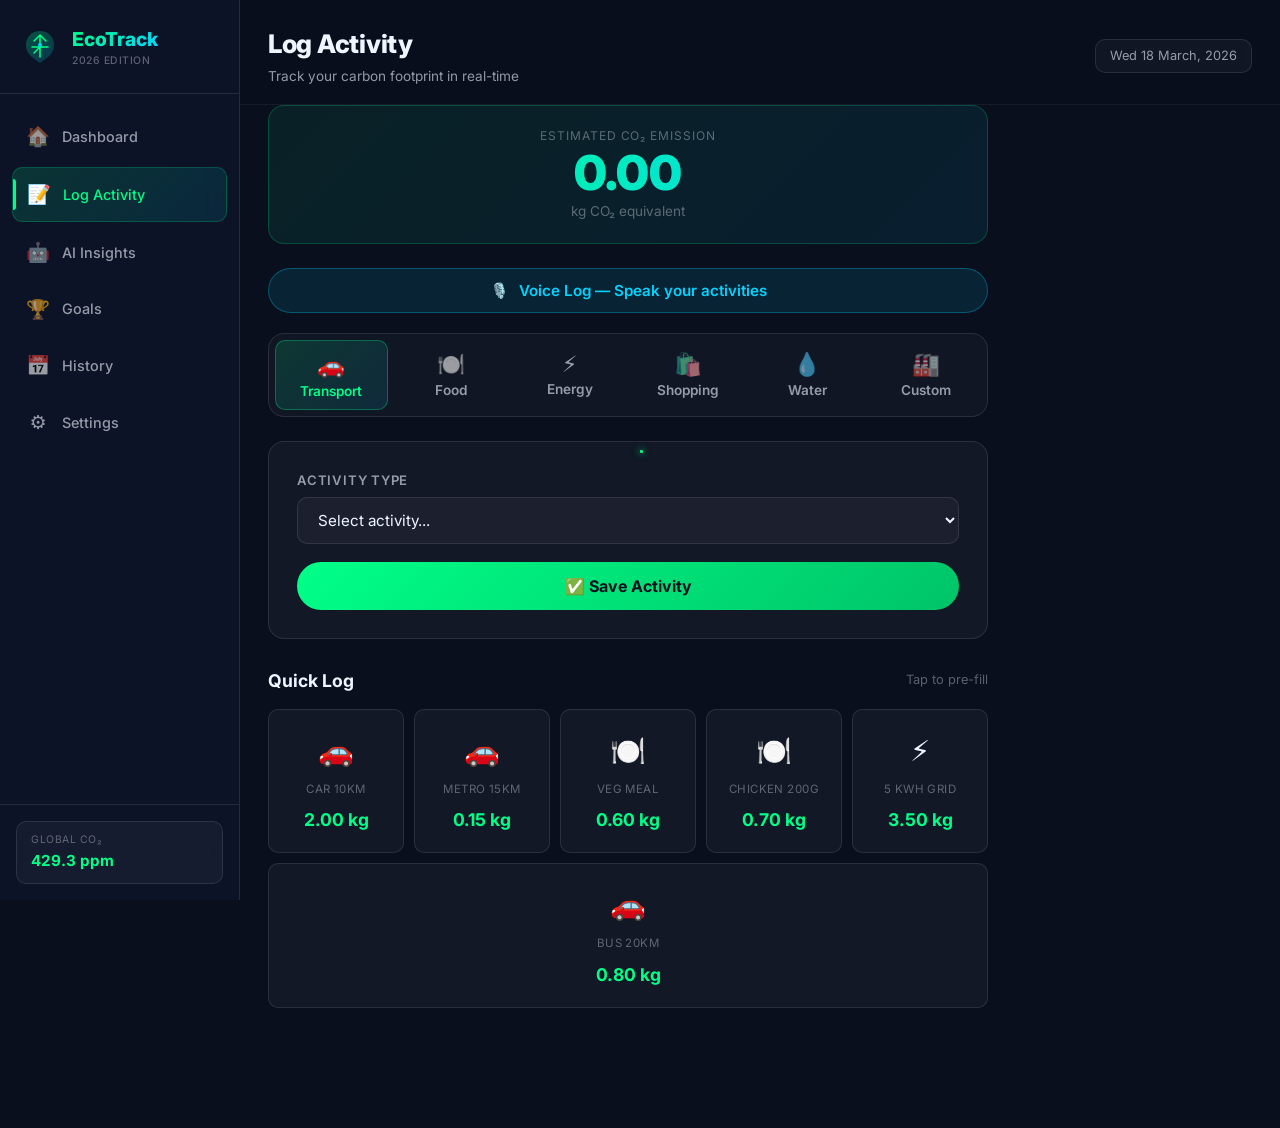
<file: log.html>
<!DOCTYPE html>
<html lang="en">
<head>
  <meta charset="UTF-8" />
  <meta name="viewport" content="width=device-width, initial-scale=1.0" />
  <title>Log Activity — EcoTrack</title>
  <meta name="description" content="Log daily activities and estimate your carbon emissions with EcoTrack." />
  <link rel="preconnect" href="https://fonts.googleapis.com" />
  <link rel="preconnect" href="https://fonts.gstatic.com" crossorigin />
  <link href="https://fonts.googleapis.com/css2?family=Inter:wght@300;400;500;600;700;800;900&display=swap" rel="stylesheet" />
  <link rel="stylesheet" href="css/style.css" />
  <link rel="icon" href="data:image/svg+xml,<svg xmlns='http://www.w3.org/2000/svg' viewBox='0 0 100 100'><text y='.9em' font-size='90'>🌿</text></svg>" />
</head>
<body>
  <div id="particles-container"></div>

  <!-- Sidebar -->
  <nav class="sidebar" id="sidebar">
    <div class="sidebar-logo">
      <div class="logo-icon">
        <svg width="40" height="40" viewBox="0 0 40 40" fill="none">
          <path d="M20 4C12 4 6 10 6 18c0 5 2.5 9.5 6.5 12.5L20 36l7.5-5.5C31.5 27.5 34 23 34 18c0-8-6-14-14-14z" fill="url(#lg2)" opacity="0.9"/>
          <path d="M20 8v22M14 14l6-6M26 14l-6-6M12 20h16M14 26l6-6" stroke="#00ff88" stroke-width="1.5" stroke-linecap="round"/>
          <circle cx="20" cy="18" r="2" fill="#00d4ff"/>
          <defs><linearGradient id="lg2" x1="6" y1="4" x2="34" y2="36" gradientUnits="userSpaceOnUse"><stop offset="0%" stop-color="#00ff88" stop-opacity="0.3"/><stop offset="100%" stop-color="#00d4ff" stop-opacity="0.2"/></linearGradient></defs>
        </svg>
      </div>
      <div class="logo-text">
        <span class="logo-name">EcoTrack</span>
        <span class="logo-tag">2026 Edition</span>
      </div>
    </div>
    <ul class="sidebar-nav">
      <li><a href="index.html" class="nav-item" id="nav-dashboard"><span class="nav-icon">🏠</span><span class="nav-label">Dashboard</span></a></li>
      <li><a href="log.html" class="nav-item active" id="nav-log"><span class="nav-icon">📝</span><span class="nav-label">Log Activity</span></a></li>
      <li><a href="insights.html" class="nav-item" id="nav-insights"><span class="nav-icon">🤖</span><span class="nav-label">AI Insights</span></a></li>
      <li><a href="goals.html" class="nav-item" id="nav-goals"><span class="nav-icon">🏆</span><span class="nav-label">Goals</span></a></li>
      <li><a href="history.html" class="nav-item" id="nav-history"><span class="nav-icon">📅</span><span class="nav-label">History</span></a></li>
      <li><a href="settings.html" class="nav-item" id="nav-settings"><span class="nav-icon">⚙️</span><span class="nav-label">Settings</span></a></li>
    </ul>
    <div class="sidebar-footer">
      <div class="co2-ticker-mini glass-card-sm"><div class="ticker-label">Global CO₂</div><div class="ticker-value" id="ticker-mini-val">429.3 ppm</div></div>
    </div>
  </nav>

  <main class="main-content">
    <header class="page-header">
      <div class="header-left">
        <button class="menu-toggle" id="menu-toggle">&#9776;</button>
        <div>
          <h1 class="page-title">Log Activity</h1>
          <p class="page-subtitle">Track your carbon footprint in real-time</p>
        </div>
      </div>
      <div class="header-right">
        <div class="date-badge glass-card-sm"><span id="date-display"></span></div>
      </div>
    </header>

    <div class="log-container animate-fade-in">

      <!-- CO2 Live Preview -->
      <div class="co2-preview">
        <div class="co2-preview-label">Estimated CO₂ Emission</div>
        <div class="co2-preview-val" id="co2-preview-val">0.00</div>
        <div class="co2-preview-unit">kg CO₂ equivalent</div>
      </div>

      <!-- Voice Logging -->
      <button class="voice-btn" id="voice-btn" onclick="toggleVoice()">
        <span id="voice-icon">🎙️</span>
        <span id="voice-label">Voice Log — Speak your activities</span>
      </button>
      <div class="voice-transcript glass-card-sm" id="voice-transcript">
        <em id="voice-transcript-text">Listening...</em>
      </div>

      <!-- Category Tabs -->
      <div class="tab-bar" id="category-tabs">
        <button class="tab-btn active" data-cat="transport" onclick="selectCategory('transport')">
          <span class="tab-icon">🚗</span><span class="tab-label">Transport</span>
        </button>
        <button class="tab-btn" data-cat="food" onclick="selectCategory('food')">
          <span class="tab-icon">🍽️</span><span class="tab-label">Food</span>
        </button>
        <button class="tab-btn" data-cat="energy" onclick="selectCategory('energy')">
          <span class="tab-icon">⚡</span><span class="tab-label">Energy</span>
        </button>
        <button class="tab-btn" data-cat="shopping" onclick="selectCategory('shopping')">
          <span class="tab-icon">🛍️</span><span class="tab-label">Shopping</span>
        </button>
        <button class="tab-btn" data-cat="water" onclick="selectCategory('water')">
          <span class="tab-icon">💧</span><span class="tab-label">Water</span>
        </button>
        <button class="tab-btn" data-cat="custom" onclick="selectCategory('custom')">
          <span class="tab-icon">🏭</span><span class="tab-label">Custom</span>
        </button>
      </div>

      <!-- Dynamic Form -->
      <div class="glass-card" style="padding: 28px;">
        <div class="form-group">
          <label class="form-label">Activity Type</label>
          <select class="form-select" id="sub-select" onchange="updateSubOption()">
            <option value="">Select activity...</option>
          </select>
        </div>

        <div id="quantity-section" style="display:none;">
          <div class="quantity-row">
            <div class="form-group">
              <label class="form-label">Quantity</label>
              <input type="number" class="form-input" id="quantity-input" min="0" step="any"
                placeholder="0" oninput="updatePreview()" />
            </div>
            <div class="form-group" style="min-width:100px; max-width: 140px;">
              <label class="form-label">Unit</label>
              <input type="text" class="form-input" id="unit-display" readonly style="color: var(--text-muted);" />
            </div>
          </div>

          <div class="form-group">
            <label class="form-label">Note (optional)</label>
            <input type="text" class="form-input" id="note-input" placeholder="e.g. Morning commute to office" />
          </div>

          <div class="factor-info glass-card-sm" id="factor-info" style="padding: 12px 16px; margin-bottom: 18px; font-size: 0.82rem; color: var(--text-muted);"></div>
        </div>

        <!-- Custom Mode -->
        <div id="custom-section" style="display:none;">
          <div class="form-group">
            <label class="form-label">Activity Name</label>
            <input type="text" class="form-input" id="custom-name" placeholder="e.g. Burning fireworks" />
          </div>
          <div class="form-group">
            <label class="form-label">Direct CO₂ (kg)</label>
            <input type="number" class="form-input" id="custom-co2" min="0" step="0.01"
              placeholder="0.00" oninput="updateCustomPreview()" />
          </div>
        </div>

        <button class="btn-primary" id="submit-btn" onclick="submitLog()" style="width:100%; justify-content:center; padding: 14px; font-size: 1rem;">
          ✅ Save Activity
        </button>
      </div>

      <!-- Quick Log Suggestions -->
      <div class="section-header" style="margin-top: 28px;">
        <h2 class="section-title">Quick Log</h2>
        <span style="font-size: 0.8rem; color: var(--text-muted);">Tap to pre-fill</span>
      </div>
      <div class="breakdown-grid" id="quick-log-grid">
        <!-- Quick options injected by JS -->
      </div>

    </div>
  </main>

  <!-- Bottom Nav (Mobile) -->
  <nav class="bottom-nav" id="bottom-nav">
    <a href="index.html" class="bottom-item"><span class="bottom-icon">🏠</span><span class="bottom-label">Home</span></a>
    <a href="log.html" class="bottom-item active"><span class="bottom-icon">📝</span><span class="bottom-label">Log</span></a>
    <a href="insights.html" class="bottom-item"><span class="bottom-icon">🤖</span><span class="bottom-label">AI</span></a>
    <a href="goals.html" class="bottom-item"><span class="bottom-icon">🏆</span><span class="bottom-label">Goals</span></a>
    <a href="history.html" class="bottom-item"><span class="bottom-icon">📅</span><span class="bottom-label">History</span></a>
  </nav>

  <script src="js/app.js"></script>
  <script src="js/particles.js"></script>
  <script src="js/log.js"></script>
</body>
</html>
</file>
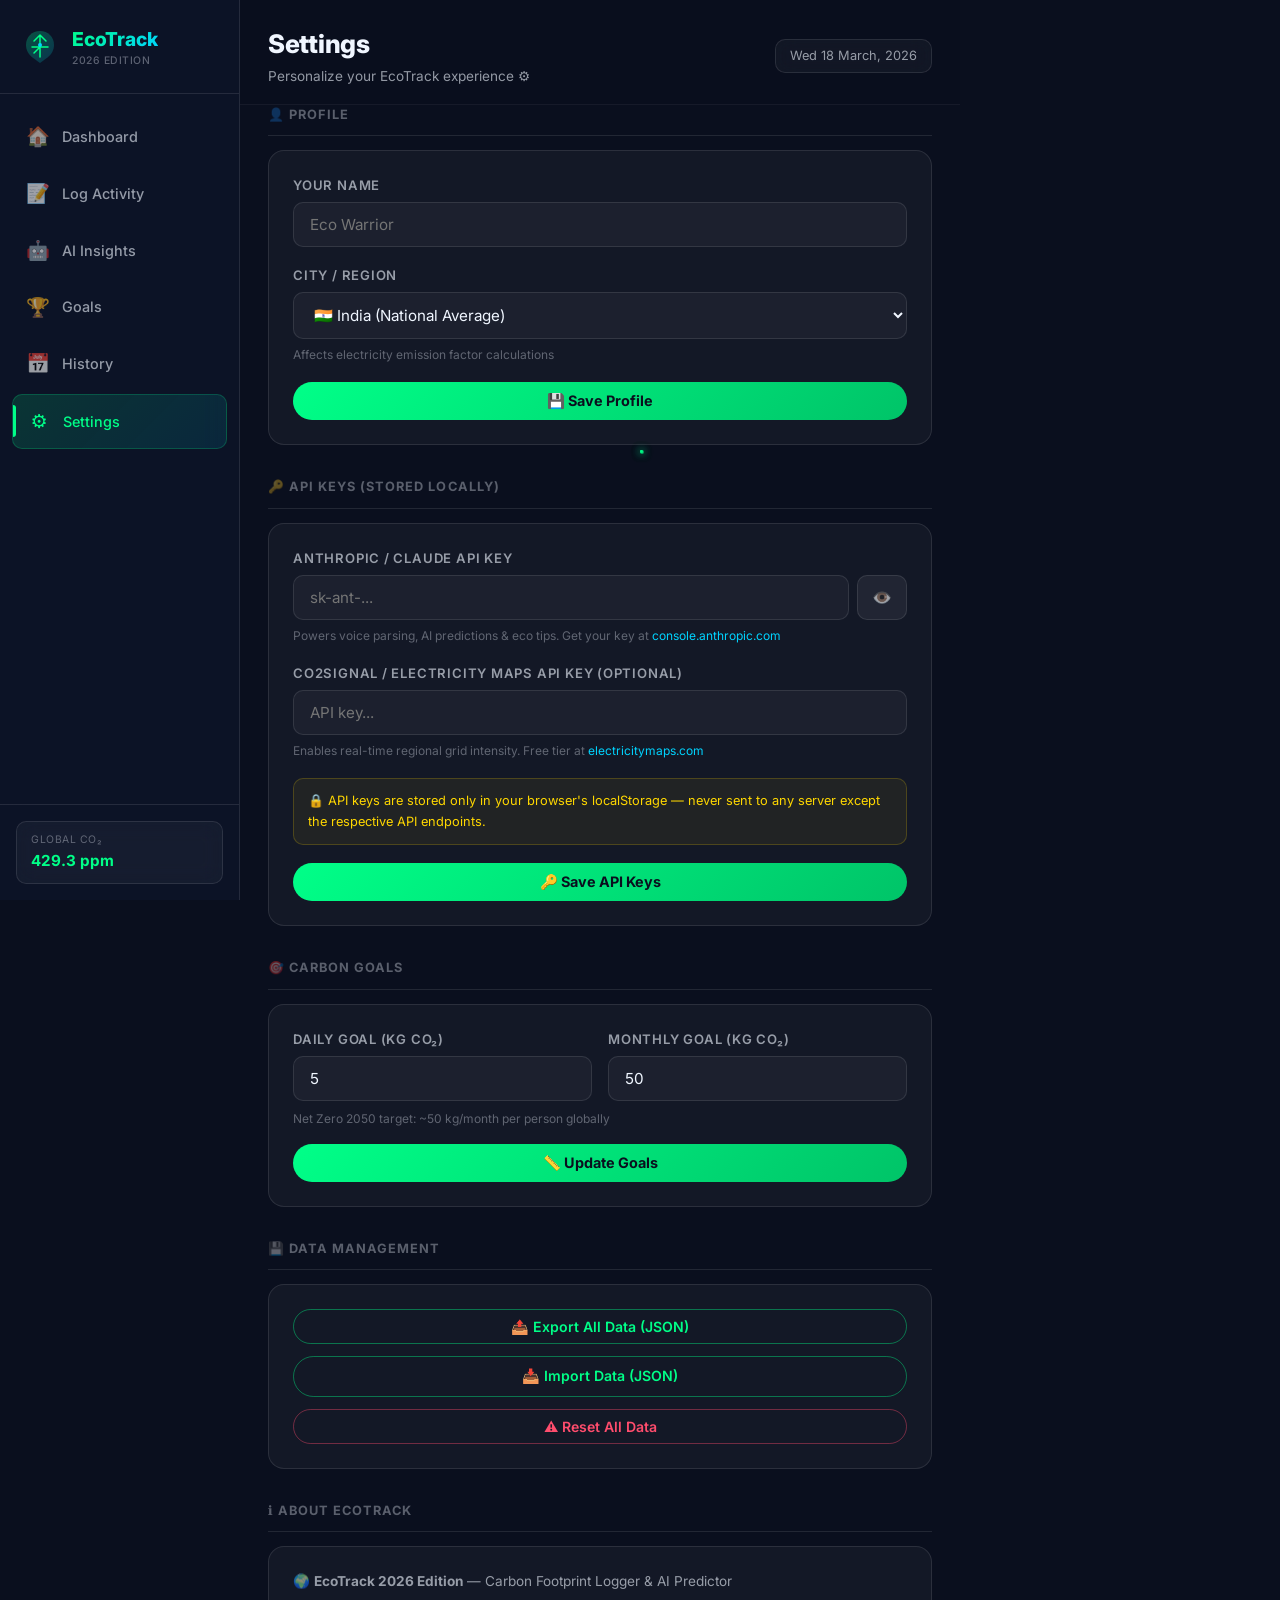
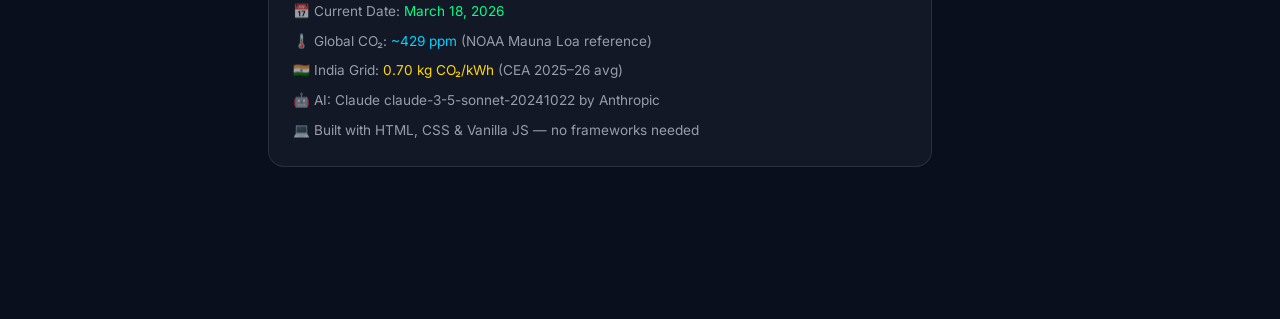
<file: settings.html>
<!DOCTYPE html>
<html lang="en">
<head>
  <meta charset="UTF-8" /><meta name="viewport" content="width=device-width, initial-scale=1.0" />
  <title>Settings — EcoTrack</title>
  <meta name="description" content="Customize your EcoTrack profile, API keys, and preferences." />
  <link rel="preconnect" href="https://fonts.googleapis.com" />
  <link rel="preconnect" href="https://fonts.gstatic.com" crossorigin />
  <link href="https://fonts.googleapis.com/css2?family=Inter:wght@300;400;500;600;700;800;900&display=swap" rel="stylesheet" />
  <link rel="stylesheet" href="css/style.css" />
  <link rel="icon" href="data:image/svg+xml,<svg xmlns='http://www.w3.org/2000/svg' viewBox='0 0 100 100'><text y='.9em' font-size='90'>🌿</text></svg>" />
</head>
<body>
  <div id="particles-container"></div>
  <nav class="sidebar" id="sidebar">
    <div class="sidebar-logo">
      <div class="logo-icon"><svg width="40" height="40" viewBox="0 0 40 40" fill="none"><path d="M20 4C12 4 6 10 6 18c0 5 2.5 9.5 6.5 12.5L20 36l7.5-5.5C31.5 27.5 34 23 34 18c0-8-6-14-14-14z" fill="url(#lg6)" opacity="0.9"/><path d="M20 8v22M14 14l6-6M26 14l-6-6M12 20h16M14 26l6-6" stroke="#00ff88" stroke-width="1.5" stroke-linecap="round"/><circle cx="20" cy="18" r="2" fill="#00d4ff"/><defs><linearGradient id="lg6" x1="6" y1="4" x2="34" y2="36" gradientUnits="userSpaceOnUse"><stop offset="0%" stop-color="#00ff88" stop-opacity="0.3"/><stop offset="100%" stop-color="#00d4ff" stop-opacity="0.2"/></linearGradient></defs></svg></div>
      <div class="logo-text"><span class="logo-name">EcoTrack</span><span class="logo-tag">2026 Edition</span></div>
    </div>
    <ul class="sidebar-nav">
      <li><a href="index.html" class="nav-item"><span class="nav-icon">🏠</span><span class="nav-label">Dashboard</span></a></li>
      <li><a href="log.html" class="nav-item"><span class="nav-icon">📝</span><span class="nav-label">Log Activity</span></a></li>
      <li><a href="insights.html" class="nav-item"><span class="nav-icon">🤖</span><span class="nav-label">AI Insights</span></a></li>
      <li><a href="goals.html" class="nav-item"><span class="nav-icon">🏆</span><span class="nav-label">Goals</span></a></li>
      <li><a href="history.html" class="nav-item"><span class="nav-icon">📅</span><span class="nav-label">History</span></a></li>
      <li><a href="settings.html" class="nav-item active"><span class="nav-icon">⚙️</span><span class="nav-label">Settings</span></a></li>
    </ul>
    <div class="sidebar-footer"><div class="co2-ticker-mini glass-card-sm"><div class="ticker-label">Global CO₂</div><div class="ticker-value" id="ticker-mini-val">429.3 ppm</div></div></div>
  </nav>

  <main class="main-content" style="max-width: 720px;">
    <header class="page-header">
      <div class="header-left">
        <button class="menu-toggle" id="menu-toggle">&#9776;</button>
        <div><h1 class="page-title">Settings</h1><p class="page-subtitle">Personalize your EcoTrack experience ⚙️</p></div>
      </div>
      <div class="header-right"><div class="date-badge glass-card-sm"><span id="date-display"></span></div></div>
    </header>

    <div class="animate-fade-in">

      <!-- Profile -->
      <div class="settings-section">
        <div class="settings-title">👤 Profile</div>
        <div class="glass-card" style="padding:24px;">
          <div class="form-group">
            <label class="form-label">Your Name</label>
            <input type="text" class="form-input" id="setting-name" placeholder="Eco Warrior" />
          </div>
          <div class="form-group">
            <label class="form-label">City / Region</label>
            <select class="form-select" id="setting-region">
              <option value="india_national">🇮🇳 India (National Average)</option>
              <option value="delhi">Delhi NCR</option>
              <option value="mumbai">Mumbai</option>
              <option value="bangalore">Bengaluru</option>
              <option value="chennai">Chennai</option>
              <option value="kolkata">Kolkata</option>
              <option value="hyderabad">Hyderabad</option>
              <option value="pune">Pune</option>
              <option value="global">🌍 Global (non-India)</option>
            </select>
            <small style="color:var(--text-muted);font-size:0.75rem;">Affects electricity emission factor calculations</small>
          </div>
          <button class="btn-primary" onclick="saveProfile()" style="width:100%;justify-content:center;">
            💾 Save Profile
          </button>
        </div>
      </div>

      <!-- API Keys -->
      <div class="settings-section">
        <div class="settings-title">🔑 API Keys (Stored Locally)</div>
        <div class="glass-card" style="padding:24px;">
          <div class="form-group">
            <label class="form-label">Anthropic / Claude API Key</label>
            <div style="display:flex;gap:8px;">
              <input type="password" class="form-input" id="setting-anthropic-key"
                placeholder="sk-ant-..." style="flex:1;" />
              <button onclick="toggleKeyVisibility('setting-anthropic-key', this)"
                style="background:rgba(255,255,255,0.06);border:1px solid var(--border-glass);border-radius:var(--radius-sm);padding:0 14px;color:var(--text-secondary);cursor:pointer;font-size:1rem;">
                👁️
              </button>
            </div>
            <small style="color:var(--text-muted);font-size:0.75rem;">
              Powers voice parsing, AI predictions & eco tips. Get your key at
              <a href="https://console.anthropic.com" target="_blank" style="color:var(--teal)">console.anthropic.com</a>
            </small>
          </div>
          <div class="form-group" style="margin-top:8px;">
            <label class="form-label">CO2Signal / Electricity Maps API Key (optional)</label>
            <input type="password" class="form-input" id="setting-co2signal-key" placeholder="API key..." />
            <small style="color:var(--text-muted);font-size:0.75rem;">
              Enables real-time regional grid intensity. Free tier at
              <a href="https://www.electricitymaps.com" target="_blank" style="color:var(--teal)">electricitymaps.com</a>
            </small>
          </div>
          <div style="background:rgba(255,215,0,0.06);border:1px solid rgba(255,215,0,0.2);border-radius:var(--radius-sm);padding:12px 14px;font-size:0.8rem;color:var(--gold);margin-bottom:18px;">
            🔒 API keys are stored only in your browser's localStorage — never sent to any server except the respective API endpoints.
          </div>
          <button class="btn-primary" onclick="saveApiKeys()" style="width:100%;justify-content:center;">
            🔑 Save API Keys
          </button>
        </div>
      </div>

      <!-- Goals Quick Set -->
      <div class="settings-section">
        <div class="settings-title">🎯 Carbon Goals</div>
        <div class="glass-card" style="padding:24px;">
          <div style="display:grid;grid-template-columns:1fr 1fr;gap:16px;">
            <div class="form-group" style="margin-bottom:0;">
              <label class="form-label">Daily Goal (kg CO₂)</label>
              <input type="number" class="form-input" id="setting-daily-goal" min="1" max="100" step="0.5" placeholder="5" />
            </div>
            <div class="form-group" style="margin-bottom:0;">
              <label class="form-label">Monthly Goal (kg CO₂)</label>
              <input type="number" class="form-input" id="setting-monthly-goal" min="10" max="3000" step="5" placeholder="50" />
            </div>
          </div>
          <small style="color:var(--text-muted);font-size:0.75rem;display:block;margin-top:8px;">
            Net Zero 2050 target: ~50 kg/month per person globally
          </small>
          <button class="btn-primary" onclick="saveGoalsFromSettings()" style="width:100%;justify-content:center;margin-top:16px;">
            📏 Update Goals
          </button>
        </div>
      </div>

      <!-- Data Management -->
      <div class="settings-section">
        <div class="settings-title">💾 Data Management</div>
        <div class="glass-card" style="padding:24px;">
          <div style="display:flex;flex-direction:column;gap:12px;">
            <button class="btn-secondary" onclick="exportData()" style="justify-content:center;">
              📤 Export All Data (JSON)
            </button>
            <label class="btn-secondary" style="cursor:pointer;display:flex;align-items:center;justify-content:center;gap:8px;">
              📥 Import Data (JSON)
              <input type="file" accept=".json" id="import-file" style="display:none;" onchange="importData(this)" />
            </label>
            <button class="btn-danger" onclick="resetAllData()" style="justify-content:center;">
              ⚠️ Reset All Data
            </button>
          </div>
        </div>
      </div>

      <!-- App Info -->
      <div class="settings-section">
        <div class="settings-title">ℹ️ About EcoTrack</div>
        <div class="glass-card" style="padding:24px;">
          <div style="display:flex;flex-direction:column;gap:8px;font-size:0.85rem;color:var(--text-secondary);">
            <div>🌍 <strong>EcoTrack 2026 Edition</strong> — Carbon Footprint Logger & AI Predictor</div>
            <div>📅 Current Date: <span style="color:var(--neon-green)">March 18, 2026</span></div>
            <div>🌡️ Global CO₂: <span style="color:var(--teal)">~429 ppm</span> (NOAA Mauna Loa reference)</div>
            <div>🇮🇳 India Grid: <span style="color:var(--gold)">0.70 kg CO₂/kWh</span> (CEA 2025–26 avg)</div>
            <div>🤖 AI: Claude claude-3-5-sonnet-20241022 by Anthropic</div>
            <div>💻 Built with HTML, CSS & Vanilla JS — no frameworks needed</div>
          </div>
        </div>
      </div>

    </div>
  </main>

  <nav class="bottom-nav" id="bottom-nav">
    <a href="index.html" class="bottom-item"><span class="bottom-icon">🏠</span><span class="bottom-label">Home</span></a>
    <a href="log.html" class="bottom-item"><span class="bottom-icon">📝</span><span class="bottom-label">Log</span></a>
    <a href="insights.html" class="bottom-item"><span class="bottom-icon">🤖</span><span class="bottom-label">AI</span></a>
    <a href="goals.html" class="bottom-item"><span class="bottom-icon">🏆</span><span class="bottom-label">Goals</span></a>
    <a href="history.html" class="bottom-item"><span class="bottom-icon">📅</span><span class="bottom-label">History</span></a>
  </nav>
  <a href="log.html" class="fab">＋</a>

  <script src="js/app.js"></script>
  <script src="js/particles.js"></script>
  <script src="js/settings.js"></script>
</body>
</html>
</file>
<file: css/style.css>
/* ============================================================
   EcoTrack 2026 — Design System & Global Styles
   ============================================================ */

:root {
  --bg-deep: #0a0f1e;
  --bg-mid: #0e1528;
  --bg-card: rgba(255,255,255,0.04);
  --bg-card-hover: rgba(255,255,255,0.08);
  --border-glass: rgba(255,255,255,0.1);
  --border-glow: rgba(0,255,136,0.3);
  --neon-green: #00ff88;
  --teal: #00d4ff;
  --gold: #ffd700;
  --purple: #7b2fff;
  --red: #ff4d6d;
  --text-primary: #f0f6ff;
  --text-secondary: rgba(240,246,255,0.6);
  --text-muted: rgba(240,246,255,0.35);
  --sidebar-w: 240px;
  --header-h: 70px;
  --radius: 16px;
  --radius-sm: 10px;
  --radius-lg: 24px;
  --shadow-glow: 0 0 30px rgba(0,255,136,0.12);
  --shadow-teal: 0 0 30px rgba(0,212,255,0.12);
  --transition: 0.3s cubic-bezier(0.4,0,0.2,1);
}

/* ---- Reset ---- */
*, *::before, *::after { box-sizing: border-box; margin: 0; padding: 0; }
html { scroll-behavior: smooth; }
body {
  font-family: 'Inter', system-ui, -apple-system, sans-serif;
  background: var(--bg-deep);
  color: var(--text-primary);
  min-height: 100vh;
  overflow-x: hidden;
  line-height: 1.6;
}
a { text-decoration: none; color: inherit; }
button { cursor: pointer; border: none; background: none; font-family: inherit; }
input, textarea, select { font-family: inherit; }
ul { list-style: none; }
img, svg { display: block; }

/* ============================================================
   PARTICLE BACKGROUND
   ============================================================ */
#particles-container {
  position: fixed; inset: 0; z-index: 0;
  pointer-events: none; overflow: hidden;
}
.particle {
  position: absolute; border-radius: 50%;
  animation: floatParticle linear infinite;
  opacity: 0;
}
@keyframes floatParticle {
  0%   { transform: translateY(110vh) translateX(0) scale(0); opacity: 0; }
  10%  { opacity: 1; }
  90%  { opacity: 0.6; }
  100% { transform: translateY(-10vh) translateX(var(--drift)) scale(1); opacity: 0; }
}

/* ============================================================
   LAYOUT
   ============================================================ */
.sidebar {
  position: fixed; left: 0; top: 0; bottom: 0; width: var(--sidebar-w);
  background: rgba(14,21,40,0.85);
  backdrop-filter: blur(20px);
  border-right: 1px solid var(--border-glass);
  display: flex; flex-direction: column;
  z-index: 100; padding: 0;
  transition: transform var(--transition);
}
.main-content {
  margin-left: var(--sidebar-w);
  min-height: 100vh;
  padding: 0 28px 120px;
  position: relative; z-index: 1;
}
.bottom-nav { display: none; }
.fab { display: none; }

/* ============================================================
   SIDEBAR
   ============================================================ */
.sidebar-logo {
  display: flex; align-items: center; gap: 12px;
  padding: 24px 20px;
  border-bottom: 1px solid var(--border-glass);
}
.logo-icon { flex-shrink: 0; }
.logo-name {
  font-size: 1.2rem; font-weight: 800;
  background: linear-gradient(135deg, var(--neon-green), var(--teal));
  -webkit-background-clip: text; -webkit-text-fill-color: transparent;
  background-clip: text;
}
.logo-tag {
  font-size: 0.65rem; color: var(--text-muted); display: block; font-weight: 500;
  letter-spacing: 0.05em; text-transform: uppercase; margin-top: -2px;
}
.sidebar-nav { flex: 1; padding: 16px 12px; display: flex; flex-direction: column; gap: 4px; }
.nav-item {
  display: flex; align-items: center; gap: 12px;
  padding: 11px 14px; border-radius: var(--radius-sm);
  color: var(--text-secondary); font-weight: 500; font-size: 0.9rem;
  transition: all var(--transition); position: relative;
}
.nav-item:hover { background: var(--bg-card-hover); color: var(--text-primary); }
.nav-item.active {
  background: linear-gradient(135deg, rgba(0,255,136,0.15), rgba(0,212,255,0.1));
  color: var(--neon-green);
  border: 1px solid rgba(0,255,136,0.2);
}
.nav-item.active::before {
  content: ''; position: absolute; left: 0; top: 20%; bottom: 20%;
  width: 3px; background: var(--neon-green); border-radius: 0 3px 3px 0;
}
.nav-icon { font-size: 1.2rem; width: 24px; text-align: center; }
.sidebar-footer { padding: 16px; border-top: 1px solid var(--border-glass); }

/* ============================================================
   PAGE HEADER
   ============================================================ */
.page-header {
  display: flex; align-items: center; justify-content: space-between;
  padding: 24px 0 16px; position: sticky; top: 0;
  background: rgba(10,15,30,0.85); backdrop-filter: blur(12px);
  z-index: 50; border-bottom: 1px solid rgba(255,255,255,0.05);
  margin: 0 -28px; padding-left: 28px; padding-right: 28px;
}
.header-left { display: flex; align-items: center; gap: 16px; }
.header-right { display: flex; align-items: center; gap: 12px; }
.menu-toggle {
  display: none; font-size: 1.5rem; color: var(--text-secondary);
  padding: 8px; border-radius: var(--radius-sm);
  transition: color var(--transition);
}
.menu-toggle:hover { color: var(--neon-green); }
.page-title { font-size: 1.6rem; font-weight: 800; letter-spacing: -0.01em; }
.page-subtitle { font-size: 0.85rem; color: var(--text-secondary); margin-top: 1px; }
.date-badge {
  font-size: 0.8rem; color: var(--text-secondary);
  padding: 6px 14px; border-radius: 20px;
}

/* ============================================================
   GLASS CARDS
   ============================================================ */
.glass-card {
  background: var(--bg-card);
  backdrop-filter: blur(16px);
  border: 1px solid var(--border-glass);
  border-radius: var(--radius);
  transition: border-color var(--transition), box-shadow var(--transition), transform var(--transition);
}
.glass-card:hover {
  border-color: rgba(0,255,136,0.2);
  box-shadow: 0 8px 32px rgba(0,255,136,0.08);
}
.glass-card-sm {
  background: var(--bg-card);
  backdrop-filter: blur(10px);
  border: 1px solid var(--border-glass);
  border-radius: var(--radius-sm);
}

/* ============================================================
   CO2 TICKER BANNER
   ============================================================ */
.co2-ticker-banner {
  margin: 20px 0;
  padding: 20px 28px;
  background: linear-gradient(135deg, rgba(0,255,136,0.06) 0%, rgba(0,212,255,0.06) 50%, rgba(123,47,255,0.06) 100%);
  border: 1px solid rgba(0,255,136,0.2);
  border-radius: var(--radius-lg);
  position: relative; overflow: hidden;
}
.co2-ticker-banner::before {
  content: ''; position: absolute; inset: 0;
  background: linear-gradient(90deg, transparent, rgba(0,255,136,0.05), transparent);
  animation: shimmer 3s ease-in-out infinite;
}
@keyframes shimmer { 0%,100% { opacity: 0; } 50% { opacity: 1; } }
.ticker-inner {
  display: flex; align-items: center; gap: 32px;
  flex-wrap: wrap; position: relative; z-index: 1;
}
.ticker-globe { font-size: 2.8rem; animation: globeSpin 20s linear infinite; }
@keyframes globeSpin { 0% { transform: rotate(0deg); } 100% { transform: rotate(360deg); } }
.ticker-title { font-size: 0.75rem; color: var(--text-muted); text-transform: uppercase; letter-spacing: 0.1em; }
.ticker-main-val {
  font-size: 2.8rem; font-weight: 900;
  background: linear-gradient(90deg, var(--neon-green), var(--teal));
  -webkit-background-clip: text; -webkit-text-fill-color: transparent;
  background-clip: text; line-height: 1;
}
.ticker-unit { font-size: 1.2rem; font-weight: 600; margin-left: 4px; }
.trend-up { color: var(--red); font-weight: 700; font-size: 1rem; display: block; }
.trend-note { font-size: 0.75rem; color: var(--text-muted); }
.ticker-india {
  display: flex; align-items: center; gap: 10px;
  padding: 12px 18px; border-radius: var(--radius-sm);
  background: rgba(255,215,0,0.06); border: 1px solid rgba(255,215,0,0.15);
  margin-left: auto;
}
.india-flag { font-size: 1.8rem; }
.india-label { font-size: 0.7rem; color: var(--text-muted); text-transform: uppercase; letter-spacing: 0.05em; }
.india-val { font-size: 1rem; font-weight: 700; color: var(--gold); }
.ticker-label { font-size: 0.65rem; color: var(--text-muted); text-transform: uppercase; letter-spacing: 0.05em; }
.ticker-value { font-size: 0.95rem; font-weight: 700; color: var(--neon-green); }
.co2-ticker-mini { padding: 10px 14px; }

/* ============================================================
   STATS ROW
   ============================================================ */
.stats-row {
  display: grid;
  grid-template-columns: repeat(4, 1fr);
  gap: 16px; margin: 20px 0;
}
.stat-card { padding: 22px 18px; text-align: center; }
.stat-header {
  display: flex; align-items: center; justify-content: center;
  gap: 8px; margin-bottom: 12px;
}
.stat-icon { font-size: 1.2rem; }
.stat-period { font-size: 0.8rem; font-weight: 600; color: var(--text-secondary); text-transform: uppercase; letter-spacing: 0.05em; }
.stat-ring-wrap { display: flex; justify-content: center; align-items: center; }
.ring-svg { overflow: visible; }
.ring-bg { fill: none; stroke: rgba(255,255,255,0.06); stroke-width: 8; }
.ring-fill {
  fill: none; stroke-width: 8;
  stroke-linecap: round;
  stroke-dasharray: 314;
  stroke-dashoffset: 314;
  transform: rotate(-90deg); transform-origin: 60px 60px;
  transition: stroke-dashoffset 1.2s cubic-bezier(0.4,0,0.2,1);
}
.ring-val { dominant-baseline: middle; text-anchor: middle; font-size: 1.4rem; font-weight: 800; fill: var(--text-primary); }
.ring-subtext { dominant-baseline: middle; text-anchor: middle; font-size: 0.55rem; fill: var(--text-muted); }
.stat-goal-info { font-size: 0.75rem; color: var(--text-muted); margin-top: 10px; }
.trees-card { display: flex; flex-direction: column; align-items: center; justify-content: center; }
.trees-big { font-size: 3.5rem; font-weight: 900; color: var(--neon-green); line-height: 1; margin: 8px 0 4px; }
.trees-sub { font-size: 0.72rem; color: var(--text-muted); text-align: center; max-width: 120px; }
.trees-row { margin-top: 10px; font-size: 1.2rem; letter-spacing: 2px; }

/* ============================================================
   MID ROW (Awareness + Motivational)
   ============================================================ */
.mid-row {
  display: grid; grid-template-columns: 1fr 360px;
  gap: 16px; margin: 0 0 20px;
}
.awareness-card { padding: 24px; }
.awareness-header {
  display: flex; align-items: center; gap: 10px; margin-bottom: 16px;
}
.awareness-icon { font-size: 1.2rem; }
.awareness-title { font-size: 0.85rem; font-weight: 700; text-transform: uppercase; letter-spacing: 0.06em; color: var(--gold); flex: 1; }
.awareness-dots { display: flex; gap: 6px; }
.awareness-dot {
  width: 6px; height: 6px; border-radius: 50%;
  background: rgba(255,255,255,0.2); transition: background 0.3s;
}
.awareness-dot.active { background: var(--neon-green); }
.awareness-fact {
  font-size: 1.05rem; font-weight: 500; color: var(--text-primary);
  line-height: 1.65; min-height: 80px;
  transition: opacity 0.5s, transform 0.5s;
}
.awareness-fact.fade-out { opacity: 0; transform: translateY(-8px); }
.awareness-fact.fade-in { opacity: 1; transform: translateY(0); }
.awareness-progress {
  margin-top: 16px; height: 3px; background: rgba(255,255,255,0.06);
  border-radius: 3px; overflow: hidden;
}
.awareness-bar {
  height: 100%; background: linear-gradient(90deg, var(--neon-green), var(--teal));
  border-radius: 3px; width: 0;
  animation: awareness-progress-anim 6s linear infinite;
}
@keyframes awareness-progress-anim { 0% { width: 0; } 100% { width: 100%; } }

.motivational-card { padding: 24px; display: flex; flex-direction: column; }
.motive-header { display: flex; align-items: center; gap: 10px; margin-bottom: 14px; }
.motive-icon { font-size: 2rem; }
.motive-title { font-size: 0.85rem; font-weight: 700; text-transform: uppercase; letter-spacing: 0.06em; color: var(--teal); }
.motive-body { flex: 1; font-size: 0.95rem; color: var(--text-secondary); line-height: 1.65; margin-bottom: 16px; }
.motive-cta { margin-top: auto; }

/* ============================================================
   RECENT ACTIVITIES
   ============================================================ */
.recent-section, .breakdown-section { margin-bottom: 28px; }
.section-header { display: flex; align-items: center; justify-content: space-between; margin-bottom: 14px; }
.section-title { font-size: 1.1rem; font-weight: 700; }
.see-all { font-size: 0.82rem; color: var(--teal); font-weight: 600; transition: opacity var(--transition); }
.see-all:hover { opacity: 0.7; }
.recent-list { padding: 8px; }
.activity-item {
  display: flex; align-items: center; gap: 14px;
  padding: 14px 16px; border-radius: var(--radius-sm);
  transition: background var(--transition);
  border-bottom: 1px solid rgba(255,255,255,0.04);
}
.activity-item:last-child { border-bottom: none; }
.activity-item:hover { background: rgba(255,255,255,0.03); }
.activity-icon-wrap {
  width: 42px; height: 42px; border-radius: 12px;
  display: flex; align-items: center; justify-content: center;
  font-size: 1.2rem; flex-shrink: 0;
}
.activity-info { flex: 1; }
.activity-name { font-size: 0.9rem; font-weight: 600; }
.activity-meta { font-size: 0.75rem; color: var(--text-muted); margin-top: 2px; }
.activity-co2 { font-size: 1rem; font-weight: 700; text-align: right; }
.activity-co2-unit { font-size: 0.7rem; color: var(--text-muted); }
.activity-delete {
  background: none; border: none; color: var(--text-muted);
  font-size: 1rem; padding: 4px; cursor: pointer; opacity: 0;
  transition: opacity var(--transition), color var(--transition);
}
.activity-item:hover .activity-delete { opacity: 1; }
.activity-delete:hover { color: var(--red); }

.empty-state {
  text-align: center; padding: 48px 24px;
  display: flex; flex-direction: column; align-items: center; gap: 12px;
}
.empty-icon { font-size: 3rem; opacity: 0.4; }
.empty-state p { color: var(--text-muted); font-size: 0.9rem; }

/* ============================================================
   BREAKDOWN
   ============================================================ */
.breakdown-grid { display: flex; gap: 10px; flex-wrap: wrap; }
.breakdown-item {
  flex: 1; min-width: 130px; padding: 18px 14px;
  background: var(--bg-card); border: 1px solid var(--border-glass);
  border-radius: var(--radius-sm); text-align: center;
}
.breakdown-emoji { font-size: 1.8rem; margin-bottom: 6px; }
.breakdown-label { font-size: 0.72rem; color: var(--text-muted); text-transform: uppercase; letter-spacing: 0.04em; margin-bottom: 8px; }
.breakdown-val { font-size: 1.1rem; font-weight: 700; color: var(--neon-green); }
.breakdown-bar-wrap { height: 4px; background: rgba(255,255,255,0.06); border-radius: 4px; margin-top: 8px; overflow: hidden; }
.breakdown-bar { height: 100%; border-radius: 4px; background: linear-gradient(90deg, var(--neon-green), var(--teal)); transition: width 1s ease; }

/* ============================================================
   BUTTONS
   ============================================================ */
.btn-primary {
  display: inline-flex; align-items: center; gap: 8px;
  background: linear-gradient(135deg, var(--neon-green), #00c468);
  color: #0a0f1e; font-weight: 700; font-size: 0.9rem;
  padding: 10px 22px; border-radius: 50px; border: none;
  cursor: pointer; transition: all var(--transition);
  text-shadow: none;
}
.btn-primary:hover {
  transform: translateY(-2px);
  box-shadow: 0 8px 24px rgba(0,255,136,0.35);
}
.pulse-btn { animation: pulseCta 2.5s ease-in-out infinite; }
@keyframes pulseCta {
  0%,100% { box-shadow: 0 0 0 0 rgba(0,255,136,0.4); }
  50% { box-shadow: 0 0 0 10px rgba(0,255,136,0); }
}
.btn-secondary {
  display: inline-flex; align-items: center; gap: 6px;
  border: 1px solid rgba(0,255,136,0.4); color: var(--neon-green);
  font-weight: 600; font-size: 0.88rem;
  padding: 8px 18px; border-radius: 50px;
  cursor: pointer; transition: all var(--transition);
  background: transparent;
}
.btn-secondary:hover { background: rgba(0,255,136,0.1); }
.btn-danger {
  display: inline-flex; align-items: center; gap: 6px;
  border: 1px solid rgba(255,77,109,0.4); color: var(--red);
  font-weight: 600; font-size: 0.88rem;
  padding: 8px 18px; border-radius: 50px;
  cursor: pointer; transition: all var(--transition);
  background: transparent;
}
.btn-danger:hover { background: rgba(255,77,109,0.1); }

/* ============================================================
   BOTTOM NAV & FAB (Mobile)
   ============================================================ */
.bottom-nav {
  position: fixed; bottom: 0; left: 0; right: 0;
  background: rgba(14,21,40,0.95); backdrop-filter: blur(20px);
  border-top: 1px solid var(--border-glass);
  display: none; z-index: 100;
  padding: 8px 0 safe-area-inset-bottom;
  justify-content: space-around;
}
.bottom-item {
  display: flex; flex-direction: column; align-items: center; gap: 2px;
  padding: 8px 16px; border-radius: var(--radius-sm);
  color: var(--text-muted); font-size: 0.7rem; font-weight: 500;
  transition: color var(--transition);
}
.bottom-item.active { color: var(--neon-green); }
.bottom-icon { font-size: 1.4rem; }
.fab {
  position: fixed; bottom: 80px; right: 20px;
  width: 56px; height: 56px; border-radius: 50%;
  background: linear-gradient(135deg, var(--neon-green), #00c468);
  display: none; align-items: center; justify-content: center;
  font-size: 1.8rem; color: #0a0f1e; font-weight: 700;
  box-shadow: 0 4px 20px rgba(0,255,136,0.4);
  z-index: 101; transition: transform var(--transition);
  text-decoration: none;
}
.fab:hover { transform: scale(1.1); }

/* ============================================================
   ANIMATIONS
   ============================================================ */
.animate-fade-in { animation: fadeIn 0.6s ease forwards; }
.animate-slide-up { animation: slideUp 0.6s ease forwards; }
@keyframes fadeIn { from { opacity: 0; } to { opacity: 1; } }
@keyframes slideUp { from { opacity: 0; transform: translateY(20px); } to { opacity: 1; transform: translateY(0); } }

/* ============================================================
   FORM ELEMENTS
   ============================================================ */
.form-group { display: flex; flex-direction: column; gap: 6px; margin-bottom: 18px; }
.form-label { font-size: 0.82rem; font-weight: 600; color: var(--text-secondary); text-transform: uppercase; letter-spacing: 0.06em; }
.form-input, .form-select, .form-textarea {
  background: rgba(255,255,255,0.04); border: 1px solid var(--border-glass);
  border-radius: var(--radius-sm); color: var(--text-primary);
  padding: 12px 16px; font-size: 0.95rem;
  transition: border-color var(--transition), box-shadow var(--transition);
  width: 100%;
}
.form-input:focus, .form-select:focus, .form-textarea:focus {
  outline: none; border-color: var(--neon-green);
  box-shadow: 0 0 0 3px rgba(0,255,136,0.12);
}
.form-select option { background: var(--bg-mid); color: var(--text-primary); }

/* ============================================================
   TABS / CATEGORY SELECTOR
   ============================================================ */
.tab-bar {
  display: flex; gap: 8px; flex-wrap: wrap;
  margin-bottom: 24px; padding: 6px;
  background: rgba(255,255,255,0.03); border-radius: var(--radius);
  border: 1px solid var(--border-glass);
}
.tab-btn {
  flex: 1; min-width: 90px; padding: 10px 14px;
  border-radius: var(--radius-sm); font-size: 0.85rem; font-weight: 600;
  color: var(--text-secondary); background: none;
  transition: all var(--transition); cursor: pointer; border: none;
  display: flex; flex-direction: column; align-items: center; gap: 4px;
}
.tab-btn .tab-icon { font-size: 1.4rem; }
.tab-btn:hover { background: rgba(255,255,255,0.05); color: var(--text-primary); }
.tab-btn.active {
  background: linear-gradient(135deg, rgba(0,255,136,0.15), rgba(0,212,255,0.1));
  color: var(--neon-green); border: 1px solid rgba(0,255,136,0.3);
}

/* ============================================================
   LOG PAGE SPECIFIC
   ============================================================ */
.log-container { max-width: 720px; }
.co2-preview {
  padding: 20px 24px; text-align: center;
  background: linear-gradient(135deg, rgba(0,255,136,0.08), rgba(0,212,255,0.08));
  border: 1px solid rgba(0,255,136,0.2); border-radius: var(--radius);
  margin-bottom: 24px;
}
.co2-preview-label { font-size: 0.75rem; color: var(--text-muted); text-transform: uppercase; letter-spacing: 0.08em; margin-bottom: 4px; }
.co2-preview-val {
  font-size: 3rem; font-weight: 900; line-height: 1;
  background: linear-gradient(90deg, var(--neon-green), var(--teal));
  -webkit-background-clip: text; -webkit-text-fill-color: transparent;
  background-clip: text; transition: all 0.3s;
}
.co2-preview-unit { font-size: 0.85rem; color: var(--text-muted); margin-top: 4px; }
.voice-btn {
  display: flex; align-items: center; gap: 10px;
  padding: 12px 24px; border-radius: 50px; font-size: 0.95rem; font-weight: 600;
  background: rgba(0,212,255,0.1); border: 1px solid rgba(0,212,255,0.3);
  color: var(--teal); cursor: pointer; transition: all var(--transition);
  margin-bottom: 20px; width: 100%; justify-content: center;
}
.voice-btn:hover { background: rgba(0,212,255,0.2); }
.voice-btn.recording {
  background: rgba(255,77,109,0.15); border-color: var(--red);
  color: var(--red); animation: recordingPulse 1s ease-in-out infinite;
}
@keyframes recordingPulse { 0%,100% { box-shadow: 0 0 0 0 rgba(255,77,109,0.4); } 50% { box-shadow: 0 0 0 10px rgba(255,77,109,0); } }
.voice-transcript {
  padding: 14px; background: rgba(0,212,255,0.05); border: 1px solid rgba(0,212,255,0.15);
  border-radius: var(--radius-sm); font-size: 0.88rem; color: var(--text-secondary);
  min-height: 50px; margin-bottom: 16px; display: none;
}
.sub-options { display: flex; flex-direction: column; gap: 12px; }
.quantity-row { display: flex; gap: 12px; align-items: flex-end; }
.quantity-row .form-group { flex: 1; margin-bottom: 0; }

/* ============================================================
   CONFETTI
   ============================================================ */
.confetti-piece {
  position: fixed; width: 10px; height: 10px;
  top: -20px; border-radius: 2px;
  animation: confettiFall linear forwards;
  pointer-events: none; z-index: 9999;
}
@keyframes confettiFall {
  0% { transform: translateY(0) rotate(0deg); opacity: 1; }
  100% { transform: translateY(110vh) rotate(720deg); opacity: 0; }
}

/* ============================================================
   INSIGHTS PAGE
   ============================================================ */
.insights-grid { display: grid; grid-template-columns: 1fr 1fr; gap: 20px; }
.insights-full { grid-column: 1 / -1; }
.chart-wrap { padding: 24px; }
.chart-title { font-size: 0.85rem; font-weight: 700; text-transform: uppercase; letter-spacing: 0.06em; color: var(--text-secondary); margin-bottom: 20px; }
.bar-chart { display: flex; align-items: flex-end; gap: 8px; height: 160px; }
.bar-col { flex: 1; display: flex; flex-direction: column; align-items: center; gap: 4px; }
.bar { width: 100%; border-radius: 6px 6px 0 0; background: linear-gradient(180deg, var(--neon-green), #00c468); transition: height 0.8s ease; min-height: 4px; }
.bar-label { font-size: 0.65rem; color: var(--text-muted); }
.bar-val { font-size: 0.7rem; font-weight: 600; color: var(--neon-green); }
.comparison-row { display: flex; flex-direction: column; gap: 14px; }
.comparison-item { }
.comp-label { display: flex; justify-content: space-between; margin-bottom: 6px; }
.comp-name { font-size: 0.85rem; font-weight: 600; }
.comp-val { font-size: 0.85rem; font-weight: 700; }
.comp-bar-wrap { height: 8px; background: rgba(255,255,255,0.06); border-radius: 4px; overflow: hidden; }
.comp-bar { height: 100%; border-radius: 4px; transition: width 1s ease; }
.ai-tips-list { display: flex; flex-direction: column; gap: 12px; }
.tip-item {
  display: flex; gap: 14px; align-items: flex-start;
  padding: 14px; border-radius: var(--radius-sm);
  background: rgba(255,255,255,0.03); border: 1px solid var(--border-glass);
  transition: border-color var(--transition);
}
.tip-item:hover { border-color: rgba(0,255,136,0.2); }
.tip-num { font-size: 1.2rem; font-weight: 900; color: var(--neon-green); min-width: 30px; }
.tip-text { font-size: 0.88rem; color: var(--text-secondary); line-height: 1.55; }

/* ============================================================
   GOALS PAGE
   ============================================================ */
.goals-grid { display: grid; grid-template-columns: 1fr 1fr; gap: 20px; }
.badges-grid { display: grid; grid-template-columns: repeat(auto-fill, minmax(140px, 1fr)); gap: 14px; }
.badge-card {
  padding: 20px 14px; text-align: center;
  background: var(--bg-card); border: 1px solid var(--border-glass);
  border-radius: var(--radius); transition: all var(--transition);
}
.badge-card.earned {
  border-color: rgba(255,215,0,0.3);
  background: linear-gradient(135deg, rgba(255,215,0,0.06), rgba(255,149,0,0.06));
}
.badge-card:hover { transform: translateY(-2px); }
.badge-emoji { font-size: 2.5rem; margin-bottom: 8px; filter: grayscale(1); transition: filter 0.3s; }
.badge-card.earned .badge-emoji { filter: none; }
.badge-name { font-size: 0.8rem; font-weight: 700; margin-bottom: 4px; }
.badge-desc { font-size: 0.7rem; color: var(--text-muted); }
.badge-earned-label { font-size: 0.65rem; color: var(--gold); font-weight: 700; margin-top: 6px; }
.streak-display {
  display: flex; align-items: center; justify-content: center;
  gap: 16px; padding: 24px;
}
.streak-num { font-size: 4rem; font-weight: 900; color: var(--gold); line-height: 1; }
.streak-fire { font-size: 3rem; animation: flameDance 0.8s ease-in-out infinite alternate; }
@keyframes flameDance { from { transform: scale(1) rotate(-3deg); } to { transform: scale(1.1) rotate(3deg); } }
.streak-label { font-size: 0.85rem; color: var(--text-secondary); }

/* ============================================================
   HISTORY PAGE
   ============================================================ */
.heatmap-grid { display: grid; grid-template-columns: repeat(7, 1fr); gap: 4px; margin: 16px 0; }
.heatmap-cell {
  aspect-ratio: 1; border-radius: 4px;
  background: rgba(255,255,255,0.04); position: relative;
  cursor: pointer; transition: transform var(--transition);
}
.heatmap-cell:hover { transform: scale(1.3); z-index: 2; }
.heatmap-cell.h0 { background: rgba(255,255,255,0.04); }
.heatmap-cell.h1 { background: rgba(0,255,136,0.2); }
.heatmap-cell.h2 { background: rgba(0,255,136,0.4); }
.heatmap-cell.h3 { background: rgba(0,255,136,0.65); }
.heatmap-cell.h4 { background: rgba(0,255,136,0.9); }
.heatmap-day-labels { display: grid; grid-template-columns: repeat(7, 1fr); gap: 4px; margin-bottom: 6px; }
.heatmap-day-label { font-size: 0.65rem; color: var(--text-muted); text-align: center; }

/* ============================================================
   SETTINGS PAGE
   ============================================================ */
.settings-section { margin-bottom: 32px; }
.settings-title {
  font-size: 0.8rem; font-weight: 700; text-transform: uppercase;
  letter-spacing: 0.08em; color: var(--text-muted); margin-bottom: 14px;
  padding-bottom: 10px; border-bottom: 1px solid var(--border-glass);
}
.settings-row {
  display: flex; align-items: center; justify-content: space-between;
  padding: 14px 20px; border-radius: var(--radius-sm);
  background: var(--bg-card); border: 1px solid var(--border-glass);
  margin-bottom: 8px;
}
.settings-label { font-size: 0.9rem; font-weight: 600; }
.settings-desc { font-size: 0.75rem; color: var(--text-muted); margin-top: 2px; }
.toggle-switch { position: relative; width: 44px; height: 24px; }
.toggle-switch input { opacity: 0; width: 0; height: 0; }
.toggle-slider {
  position: absolute; inset: 0; border-radius: 24px;
  background: rgba(255,255,255,0.1); cursor: pointer; transition: var(--transition);
}
.toggle-slider::before {
  content: ''; position: absolute; width: 18px; height: 18px;
  left: 3px; top: 3px; border-radius: 50%; background: var(--text-muted);
  transition: var(--transition);
}
.toggle-switch input:checked + .toggle-slider { background: rgba(0,255,136,0.3); }
.toggle-switch input:checked + .toggle-slider::before { transform: translateX(20px); background: var(--neon-green); }

/* ============================================================
   TOAST NOTIFICATIONS
   ============================================================ */
.toast-container {
  position: fixed; top: 24px; right: 24px;
  display: flex; flex-direction: column; gap: 10px;
  z-index: 9999; pointer-events: none;
}
.toast {
  display: flex; align-items: center; gap: 12px;
  padding: 14px 20px; border-radius: var(--radius-sm);
  background: rgba(14,21,40,0.95); backdrop-filter: blur(16px);
  border: 1px solid var(--border-glass);
  font-size: 0.88rem; font-weight: 500;
  animation: toastIn 0.4s ease forwards;
  pointer-events: auto; max-width: 320px;
}
.toast.success { border-color: rgba(0,255,136,0.4); }
.toast.error { border-color: rgba(255,77,109,0.4); }
.toast.info { border-color: rgba(0,212,255,0.4); }
@keyframes toastIn { from { opacity: 0; transform: translateX(40px); } to { opacity: 1; transform: translateX(0); } }
@keyframes toastOut { from { opacity: 1; transform: translateX(0); } to { opacity: 0; transform: translateX(40px); } }
.toast.removing { animation: toastOut 0.3s ease forwards; }

/* ============================================================
   SCROLLBAR STYLING
   ============================================================ */
::-webkit-scrollbar { width: 6px; height: 6px; }
::-webkit-scrollbar-track { background: transparent; }
::-webkit-scrollbar-thumb { background: rgba(255,255,255,0.1); border-radius: 3px; }
::-webkit-scrollbar-thumb:hover { background: rgba(0,255,136,0.3); }

/* ============================================================
   RESPONSIVE — MOBILE
   ============================================================ */
@media (max-width: 768px) {
  .sidebar { transform: translateX(-100%); }
  .sidebar.open { transform: translateX(0); }
  .main-content { margin-left: 0; padding: 0 16px 100px; }
  .menu-toggle { display: block !important; }
  .bottom-nav { display: flex !important; }
  .fab { display: flex !important; }
  .stats-row { grid-template-columns: 1fr 1fr; }
  .mid-row { grid-template-columns: 1fr; }
  .insights-grid { grid-template-columns: 1fr; }
  .goals-grid { grid-template-columns: 1fr; }
  .ticker-india { display: none; }
  .ticker-trend { display: none; }
  .ticker-main-val { font-size: 2rem; }
  .page-title { font-size: 1.3rem; }
  .header-right .date-badge { display: none; }
  .goals-grid { grid-template-columns: 1fr; }
  .badges-grid { grid-template-columns: repeat(3, 1fr); }
}

@media (max-width: 480px) {
  .stats-row { grid-template-columns: 1fr 1fr; }
  .tab-btn .tab-label { display: none; }
  .tab-btn { min-width: 50px; padding: 10px 8px; }
}

/* Sidebar overlay on mobile */
.sidebar-overlay {
  display: none; position: fixed; inset: 0;
  background: rgba(0,0,0,0.5); z-index: 99; backdrop-filter: blur(4px);
}
.sidebar-overlay.visible { display: block; }
</file>
